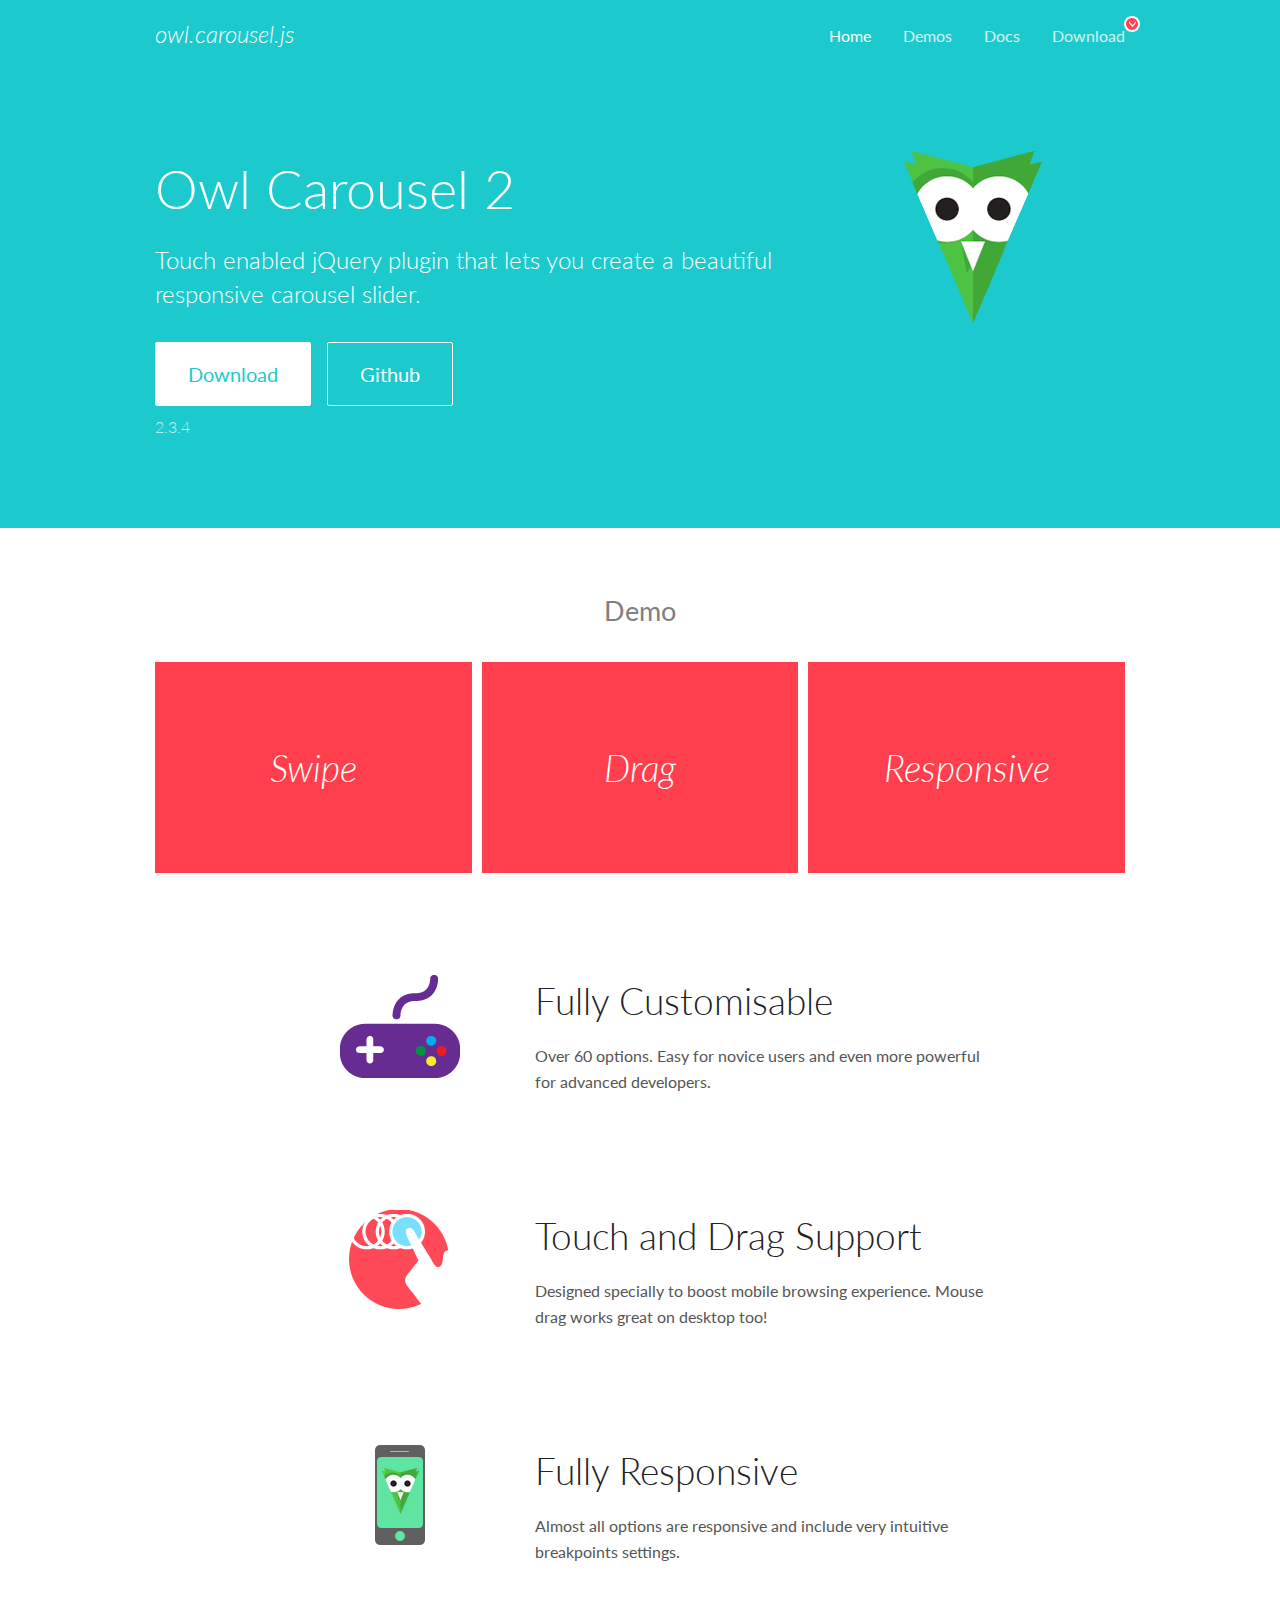
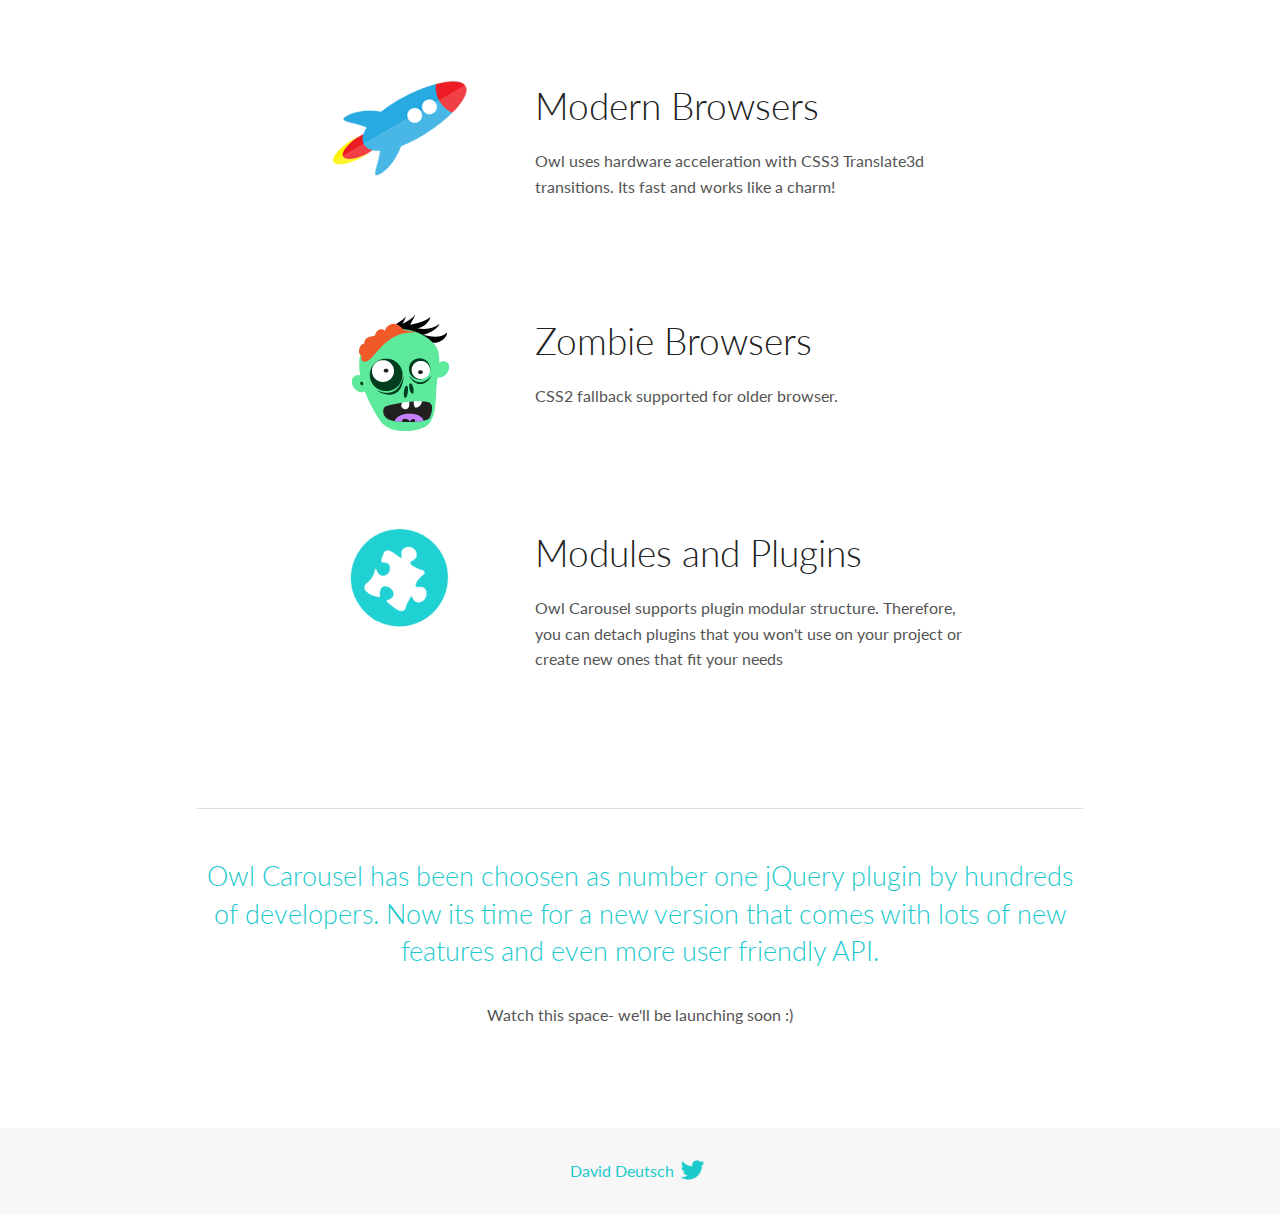
<file: carousel/lib/owlCarousel/docs/index.html>
<!DOCTYPE html>
<html lang="en">
  <head>

    <!-- head -->
    <meta charset="utf-8">
    <meta name="msapplication-tap-highlight" content="no" />
    <meta name="viewport" content="width=device-width, initial-scale=1.0" />
    <meta name="description" content="Touch enabled jQuery plugin that lets you create beautiful responsive carousel slider.">
    <meta name="author" content="David Deutsch">
    <title>
      Home | Owl Carousel | 2.3.4
    </title>

    <!-- Stylesheets -->
    <link href='https://fonts.googleapis.com/css?family=Lato:300,400,700,400italic,300italic' rel='stylesheet' type='text/css'>
    <link rel="stylesheet" href="assets/css/docs.theme.min.css">

    <!-- Owl Stylesheets -->
    <link rel="stylesheet" href="assets/owlcarousel/assets/owl.carousel.min.css">
    <link rel="stylesheet" href="assets/owlcarousel/assets/owl.theme.default.min.css">

    <!-- HTML5 shim and Respond.js IE8 support of HTML5 elements and media queries -->

    <!--[if lt IE 9]>
      <script src="https://oss.maxcdn.com/libs/html5shiv/3.7.0/html5shiv.js"></script>
      <script src="https://oss.maxcdn.com/libs/respond.js/1.3.0/respond.min.js"></script>
    <![endif]-->

    <!-- Favicons -->
    <link rel="apple-touch-icon-precomposed" sizes="144x144" href="assets/ico/apple-touch-icon-144-precomposed.png">
    <link rel="shortcut icon" href="assets/ico/favicon.png">
    <link rel="shortcut icon" href="favicon.ico">

    <!-- Yeah i know js should not be in header. Its required for demos.-->

    <!-- javascript -->
    <script src="assets/vendors/jquery.min.js"></script>
    <script src="assets/owlcarousel/owl.carousel.js"></script>
  </head>
  <body>

    <!-- header -->
    <header class="header">
      <div class="row">
        <div class="large-12 columns">
          <div class="brand left">
            <h3>
              <a href="/OwlCarousel2/">owl.carousel.js</a> 
            </h3>
          </div>
          <a id="toggle-nav" class="right">
            <span></span> <span></span> <span></span> 
          </a> 
          <div class="nav-bar">
            <ul class="clearfix">
              <li class="active">
                <a href="/OwlCarousel2/index.html">Home</a> 
              </li>
              <li> <a href="/OwlCarousel2/demos/demos.html">Demos</a>  </li>
              <li> <a href="/OwlCarousel2/docs/started-welcome.html">Docs</a>  </li>
              <li>
                <a href="https://github.com/OwlCarousel2/OwlCarousel2/archive/2.3.4.zip">Download</a> 
                <span class="download"></span> 
              </li>
            </ul>
          </div>
        </div>
      </div>
    </header>

    <!-- home panel -->
    <section id="hero">
      <div class="row">
        <div class="large-8 medium-8 columns">
          <h1>Owl Carousel 2</h1>
          <h4>Touch enabled jQuery plugin that lets you create a beautiful responsive carousel slider.</h4>
          <a href="https://github.com/OwlCarousel2/OwlCarousel2/archive/2.3.4.zip" class="hero-button">Download</a> 
          <a href="https://github.com/OwlCarousel2/OwlCarousel2" class="hero-button outline">Github</a> 
          <p>2.3.4</p>
        </div>
        <div class="large-4 medium-4 columns">
          <img class="owl-logo" src="assets/img/owl-logo.png" alt="mr. Owl">
        </div>
      </div>
    </section>

    <!-- body -->
    <div class="home-demo">
      <div class="row">
        <div class="large-12 columns">
          <h3>Demo</h3>
          <div class="owl-carousel">
            <div class="item">
              <h2>Swipe</h2>
            </div>
            <div class="item">
              <h2>Drag</h2>
            </div>
            <div class="item">
              <h2>Responsive</h2>
            </div>
            <div class="item">
              <h2>CSS3</h2>
            </div>
            <div class="item">
              <h2>Fast</h2>
            </div>
            <div class="item">
              <h2>Easy</h2>
            </div>
            <div class="item">
              <h2>Free</h2>
            </div>
            <div class="item">
              <h2>Upgradable</h2>
            </div>
            <div class="item">
              <h2>Tons of options</h2>
            </div>
            <div class="item">
              <h2>Infinity</h2>
            </div>
            <div class="item">
              <h2>Auto Width</h2>
            </div>
          </div>
        </div>
      </div>
    </div>
    <script>
      var owl = $('.owl-carousel');
      owl.owlCarousel({
        margin: 10,
        loop: true,
        responsive: {
          0: {
            items: 1
          },
          600: {
            items: 2
          },
          1000: {
            items: 3
          }
        }
      })
    </script>

    <!-- features -->
    <div id="features">
      <div class="row">
        <div class="small-12 medium-9 small-centered columns">
          <section class="row feature">
            <div class="medium-4 small-12 columns">
              <img src="assets/img/feature-options.png" alt="">
            </div>
            <div class="medium-8 small-12 columns">
              <h2>Fully Customisable</h2>
              <p>Over 60 options. Easy for novice users and even more powerful for advanced developers.</p>
            </div>
          </section>
          <section class="row feature">
            <div class="medium-4 small-12 columns">
              <img src="assets/img/feature-drag.png" alt="">
            </div>
            <div class="medium-8 small-12 columns">
              <h2>Touch and Drag Support</h2>
              <p>Designed specially to boost mobile browsing experience. Mouse drag works great on desktop too!</p>
            </div>
          </section>
          <section class="row feature">
            <div class="medium-4 small-12 columns">
              <img src="assets/img/feature-responsive.png" alt="">
            </div>
            <div class="medium-8 small-12 columns">
              <h2>Fully Responsive</h2>
              <p>Almost all options are responsive and include very intuitive breakpoints settings.</p>
            </div>
          </section>
          <section class="row feature">
            <div class="medium-4 small-12 columns">
              <img src="assets/img/feature-modern.png" alt="">
            </div>
            <div class="medium-8 small-12 columns">
              <h2>Modern Browsers</h2>
              <p>Owl uses hardware acceleration with CSS3 Translate3d transitions. Its fast and works like a charm! </p>
            </div>
          </section>
          <section class="row feature">
            <div class="medium-4 small-12 columns">
              <img src="assets/img/feature-zombie.png" alt="">
            </div>
            <div class="medium-8 small-12 columns">
              <h2>Zombie Browsers</h2>
              <p>CSS2 fallback supported for older browser.</p>
            </div>
          </section>
          <section class="row feature">
            <div class="medium-4 small-12 columns">
              <img src="assets/img/feature-module.png" alt="">
            </div>
            <div class="medium-8 small-12 columns">
              <h2>Modules and Plugins</h2>
              <p>Owl Carousel supports plugin modular structure. Therefore, you can detach plugins that you won&#x27;t use on your project or create new ones that fit your needs</p>
            </div>
          </section>
        </div>
      </div>
    </div>

    <!-- footer -->
    <section id="teaser-text">
      <div class="row">
        <div class="small-12 medium-11 small-centered columns">
          <hr>
          <h3 id="owl-carousel-has-been-choosen-as-number-one-jquery-plugin-by-hundreds-of-developers-now-its-time-for-a-new-version-that-comes-with-lots-of-new-features-and-even-more-user-friendly-api-">Owl Carousel has been choosen as number one jQuery plugin by hundreds of developers. Now its time for a new version that comes with lots of new features and even more user friendly API.</h3>
          <p>Watch this space- we&#39;ll be launching soon :)</p>
        </div>
      </div>
    </section>

    <!-- footer -->
    <footer class="footer">
      <div class="row">
        <div class="large-12 columns">
          <h5>
            <a href="/OwlCarousel2/docs/support-contact.html">David Deutsch</a> 
            <a id="custom-tweet-button" href="https://twitter.com/share?url=https://github.com/OwlCarousel2/OwlCarousel2&text=Owl Carousel - This is so awesome! " target="_blank"></a> 
          </h5>
        </div>
      </div>
    </footer>

    <!-- vendors -->
    <script src="assets/vendors/highlight.js"></script>
    <script src="assets/js/app.js"></script>
  </body>
</html>
</file>
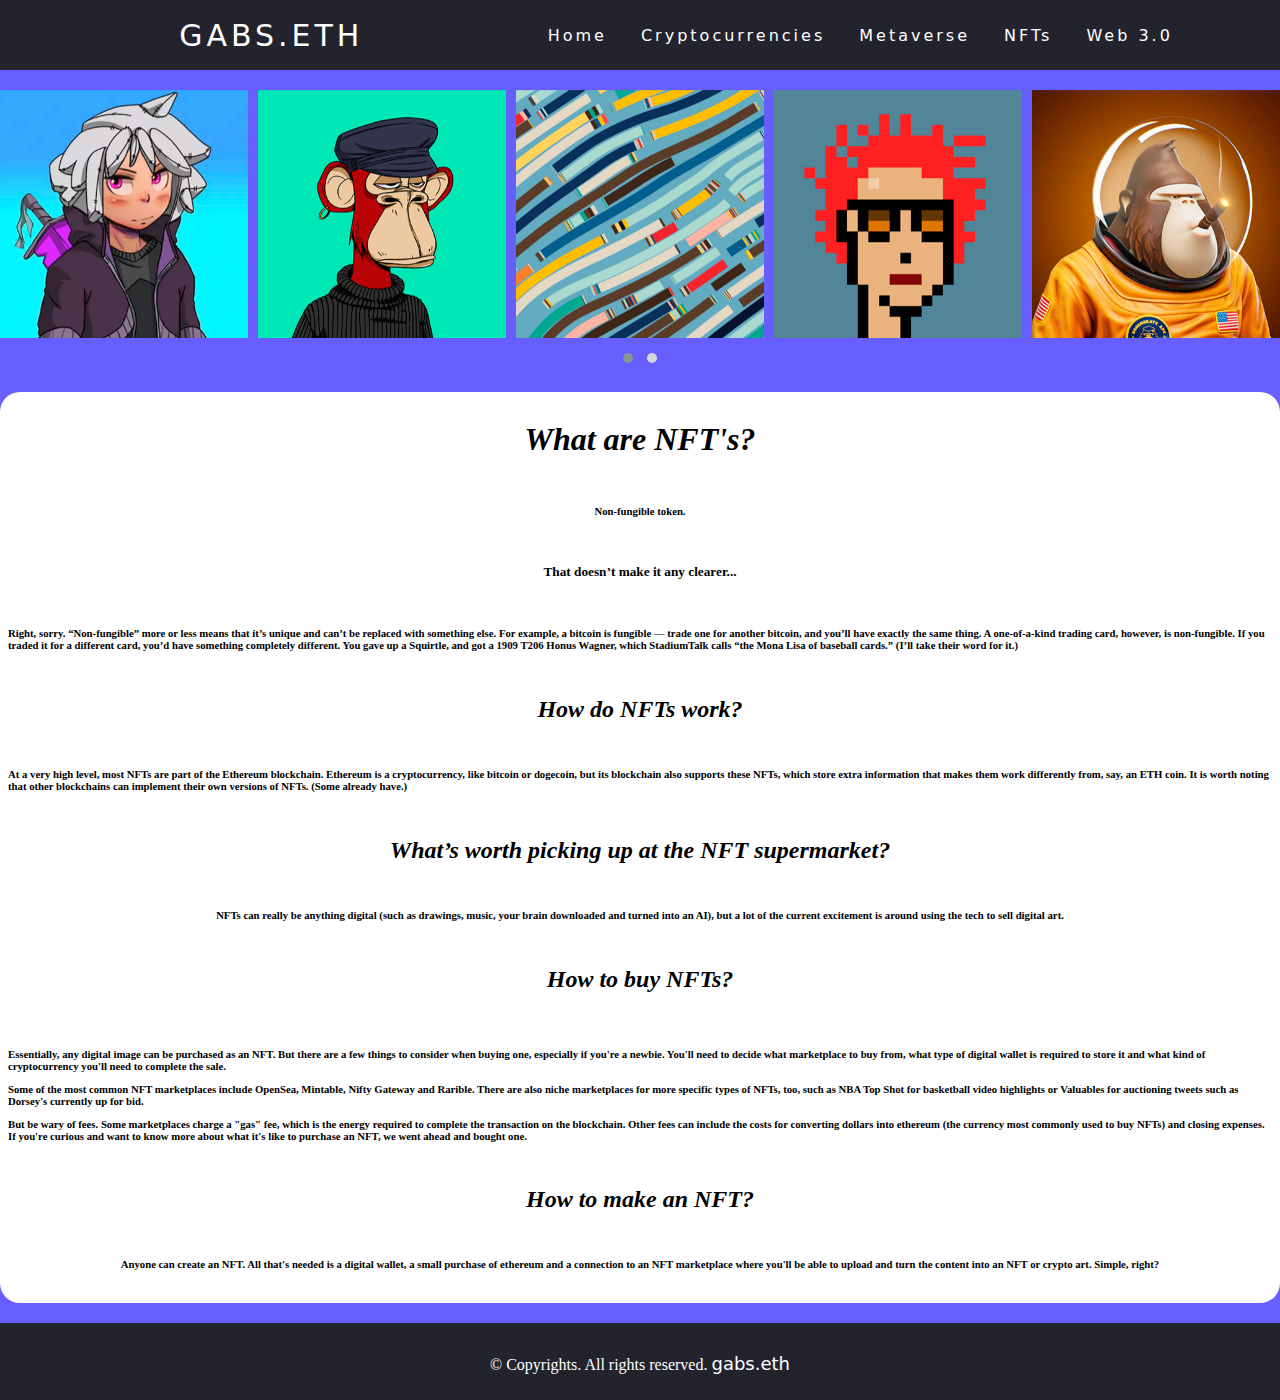
<file: html e css/nfts.html>
<!DOCTYPE html>
<html lang="pt-br">
  <head>
    <meta charset="UTF-8" />
    <meta http-equiv="X-UA-Compatible" content="IE=edge" />
    <meta name="viewport" content="width=device-width, initial-scale=1.0" />
    <title>Menu Mobile</title>
    <link href="https://cdn.jsdelivr.net/npm/bootstrap@5.1.3/dist/css/bootstrap.min.css" rel="stylesheet" integrity="sha384-1BmE4kWBq78iYhFldvKuhfTAU6auU8tT94WrHftjDbrCEXSU1oBoqyl2QvZ6jIW3" crossorigin="anonymous">
    <link rel="stylesheet" href="../carousel/lib/owlCarousel/dist/assets/owl.carousel.min.css">
    <link rel="stylesheet" href="../carousel/lib/owlCarousel/dist/assets/owl.theme.default.min.css">
    <link rel="stylesheet" href="../carousel/lib/fontawesome/css/all.css">
    <link rel="stylesheet" href="stylenft.css"/>
  </head>

  <body>
    <header id="header">
      <a id="logo" href="">GABS.ETH</a>
      <nav id="nav">
        <button
          aria-label="Abrir Menu"
          id="btn-mobile"
          aria-haspopup="true"
          aria-controls="menu"
          aria-expanded="false"
        >
          Menu
          <span id="hamburger"></span>
        </button>
        <ul id="menu" role="menu">
          <li><a href="index.html">Home</a></li>
          <li><a href="cryptoc.html">Cryptocurrencies</a></li>
          <li><a href="metac.html">Metaverse</a></li>
          <li><a href="nfts.html">NFTs</a></li>
          <li><a href="web3.html">Web 3.0</a></li>
          
        </ul>
      </nav>
    </header>
    <body>
      <style>
        body {
          background: rgb(102, 94, 255);
        }
      </style>


    <main>
      <div class="container">
          <div class="owl-carousel owl-theme">
            <div class="item"><a href="https://solanart.io/collections/aurory"><img src="../img/nft/aury.png" /></a></div>
            <div class="item"><a href="https://opensea.io/collection/boredapeyachtclub"><img src="../img/nft/bored.png" /></a></div>
            <div class="item"><a href="https://opensea.io/collection/fidenza-by-tyler-hobbs"><img src="..//img/nft/fidenza.png" /></a></div>
            <div class="item"><a href="https://opensea.io/collection/cryptopunks"><img src="../img/nft/punk.png" /></a></div>
            <div class="item"><a href="https://opensea.io/collection/bullsontheblock"><img src="../img/nft/degenape.png" /></a></div>
            <div class="item"><a href="https://solanart.io/collections/solsteads"><img src="../img/nft/bulls.png" /></a></div>
            <div class="item"><a href="https://solanart.io/collections/solsteads"><img src="../img/nft/solstead.png" /></a></div>
            <div class="item"><a href="https://solanart.io/collections/galacticgeckospacegarage"><img src="../img/nft/gecko.png" /></a></div>
          </div>
          <div class="navegacao">
            <button id="botao_anterior" class="btn btn-outline-dark"><i class="fas fa-chevron-left"></i></button>
            <button id="botao_proximo" class="btn btn-outline-dark"><i class="fas fa-chevron-right"></i></button>
          </div>

          <section class="bg">
          <h1><i>What are NFT's?</i></h1>
          <h6>Non-fungible token.</h6>
          <h5><b>That doesn’t make it any clearer...</b></h5>
          <tr></tr>
          <h6>Right, sorry. “Non-fungible” more or less means that it’s unique and can’t be replaced with something else. For example, a bitcoin is fungible — trade one for another bitcoin, and you’ll have exactly the same thing. A one-of-a-kind trading card, however, is non-fungible. If you traded it for a different card, you’d have something completely different. You gave up a Squirtle, and got a 1909 T206 Honus Wagner, which StadiumTalk calls “the Mona Lisa of baseball cards.” (I’ll take their word for it.)</h6>
          <h2><i>How do NFTs work?</i></h2>
          <h6>At a very high level, most NFTs are part of the Ethereum blockchain. Ethereum is a cryptocurrency, like bitcoin or dogecoin, but its blockchain also supports these NFTs, which store extra information that makes them work differently from, say, an ETH coin. It is worth noting that other blockchains can implement their own versions of NFTs. (Some already have.)</h6>
          <h2><i>What’s worth picking up at the NFT supermarket?</i></h2>
          <h6>NFTs can really be anything digital (such as drawings, music, your brain downloaded and turned into an AI), but a lot of the current excitement is around using the tech to sell digital art.</h6>
          <h2><i>How to buy NFTs?</i></h2>
          <h6><p>Essentially, any digital image can be purchased as an NFT. But there are a few things to consider when buying one, especially if you're a newbie. You'll need to decide what marketplace to buy from, what type of digital wallet is required to store it and what kind of cryptocurrency you'll need to complete the sale.</p>

            <p>Some of the most common NFT marketplaces include OpenSea, Mintable, Nifty Gateway and Rarible. There are also niche marketplaces for more specific types of NFTs, too, such as NBA Top Shot for basketball video highlights or Valuables for auctioning tweets such as Dorsey's currently up for bid.</p>
            
            But be wary of fees. Some marketplaces charge a "gas" fee, which is the energy required to complete the transaction on the blockchain. Other fees can include the costs for converting dollars into ethereum (the currency most commonly used to buy NFTs) and closing expenses.
            If you're curious and want to know more about what it's like to purchase an NFT, we went ahead and bought one.</h6>
        
          <h2><i>How to make an NFT?</i></h2>
          <h6>Anyone can create an NFT. All that's needed is a digital wallet, a small purchase of ethereum and a connection to an NFT marketplace where you'll be able to upload and turn the content into an NFT or crypto art. Simple, right?</h6>

        </section>

        </div>
      </div>
    </div>
    </main>

    <script src="../carousel/lib/jquery/jquery.min.js"></script>
<script src="../carousel/lib/owlCarousel/dist/owl.carousel.min.js"></script>

<script type="text/javascript">

  $(document).ready(function(){

var owl = $(".owl-carousel")

    owl.owlCarousel({
      items:6,
      loop:true,
      margin:10,  
      autoplay:true,
      autoplayTimeout:4000,
      autoplayHoverPause:true,
      slideTransition:'linear',
      
      responsive:{
        0: {
          items: 1
        },
        360:{
          items:2
        },
        1000: {
          items: 5
        }
       }
      });

      $("#botao_anterior").on('click', function(){
        owl.trigger('prev.owl.carousel');      
  });

  $("#botao_proximo").on('click', function(){
        owl.trigger('next.owl.carousel');  
      });
});

</script>

   <!-- FOOTER -->
   <footer class="rodape">
    <p class="footer"> © Copyrights. All rights reserved. <a class="logotipo">gabs.eth</a></p>
  </footer>
<script src="./menuresponsivo.js"></script>
  </body>
</html>
</file>
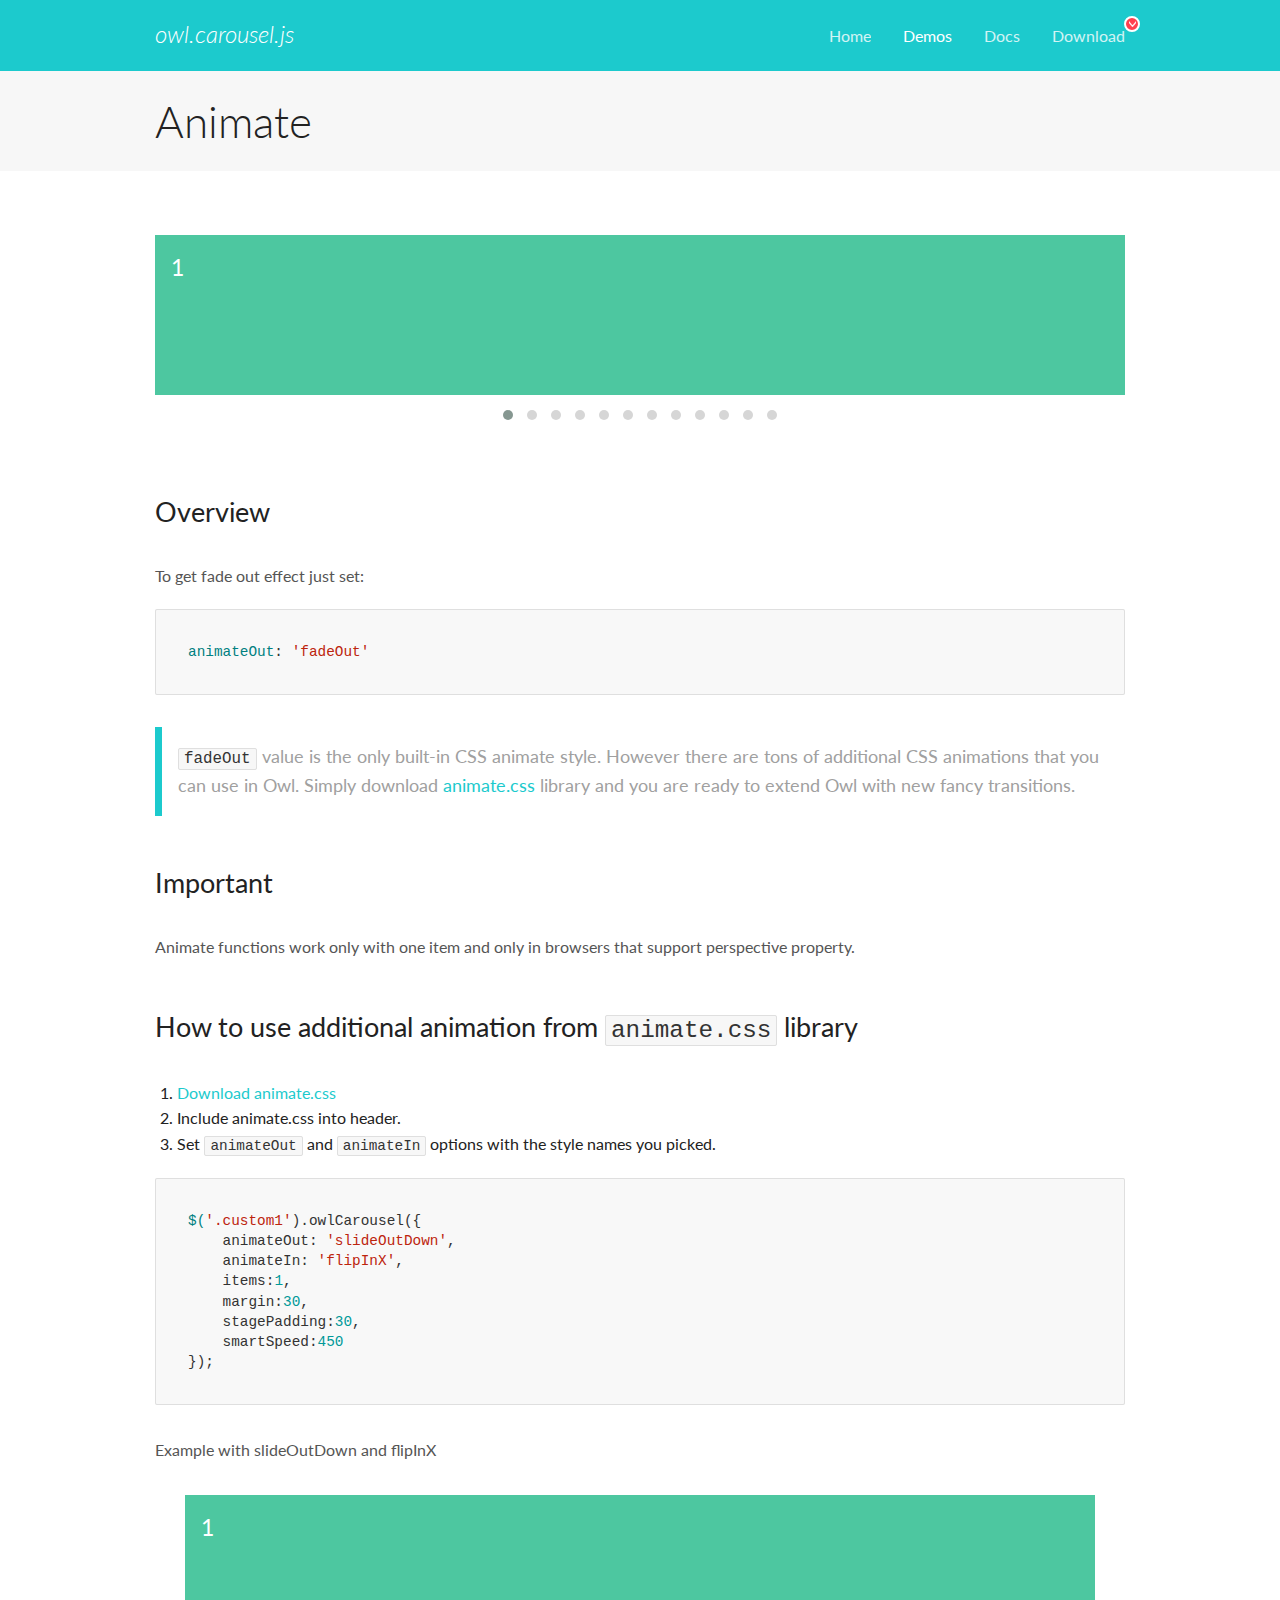
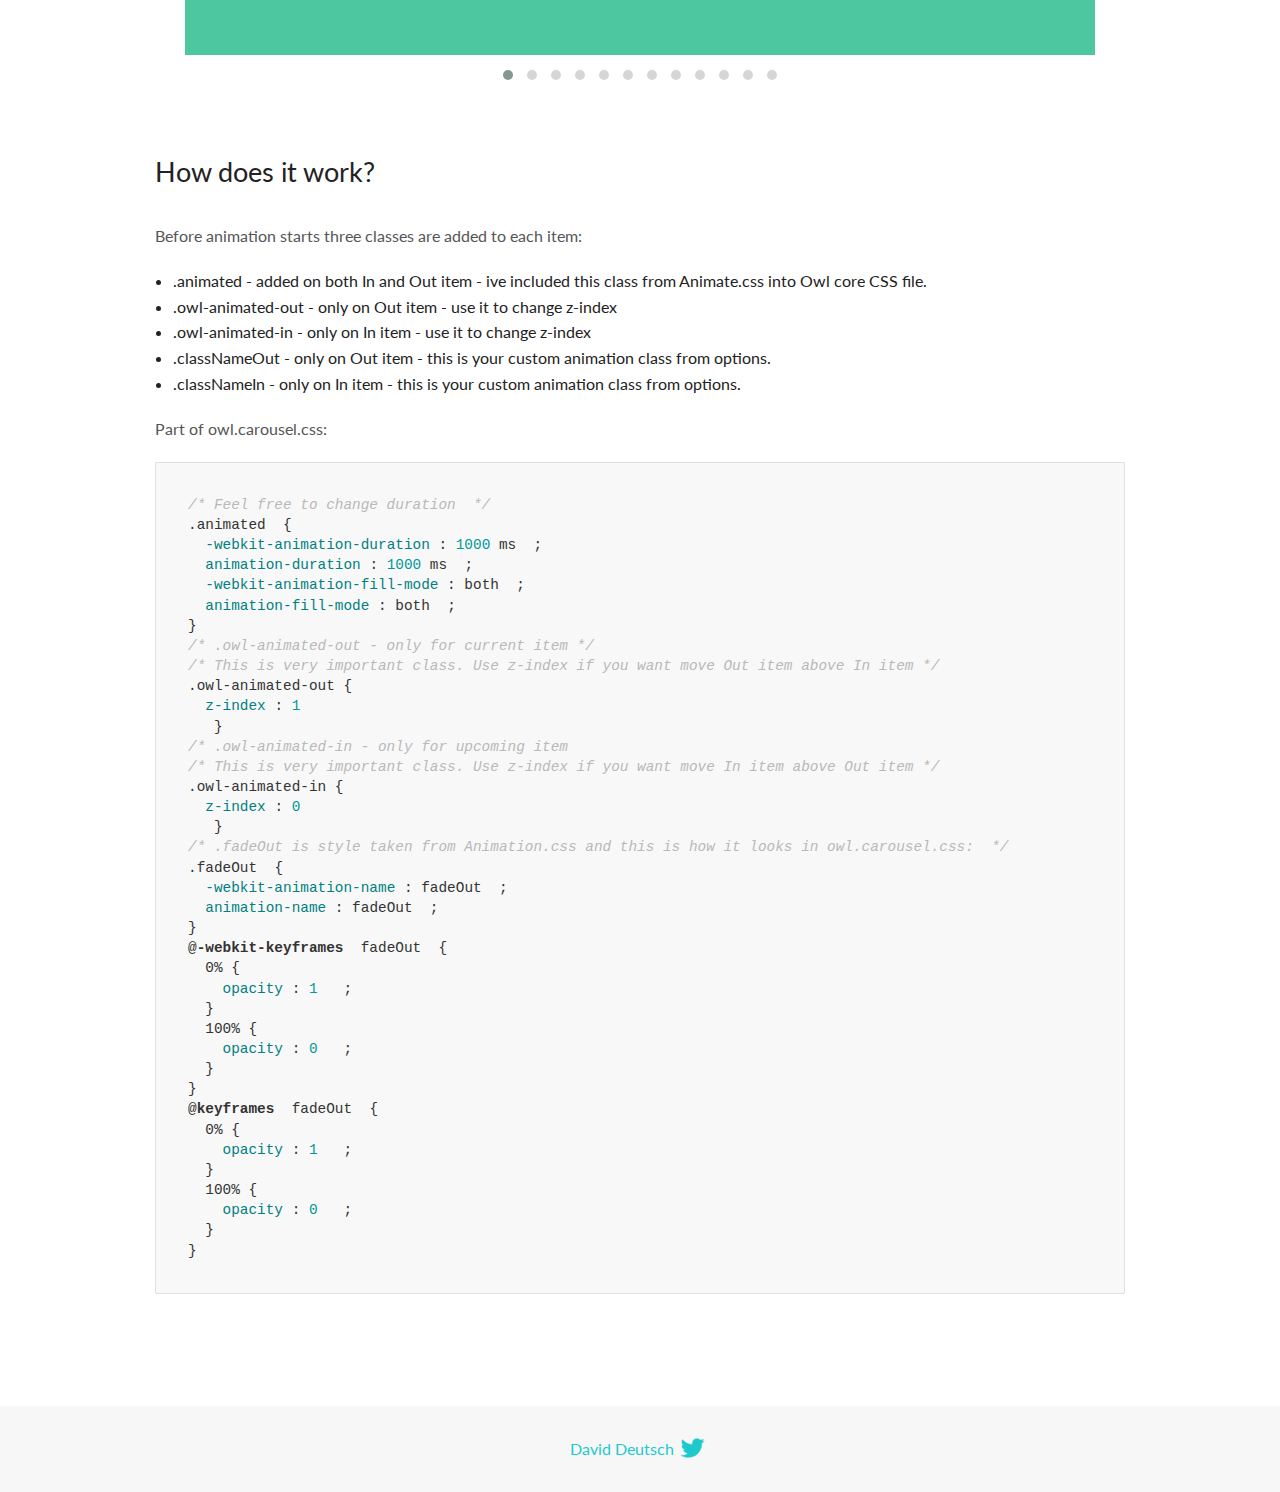
<file: carousel/lib/owlCarousel/docs/demos/animate.html>
<!DOCTYPE html>
<html lang="en">
  <head>

    <!-- head -->
    <meta charset="utf-8">
    <meta name="msapplication-tap-highlight" content="no" />
    <meta name="viewport" content="width=device-width, initial-scale=1.0" />
    <meta name="description" content="Animate carousel">
    <meta name="author" content="David Deutsch">
    <title>
      Animate Demo | Owl Carousel | 2.3.4
    </title>

    <!-- Stylesheets -->
    <link href='https://fonts.googleapis.com/css?family=Lato:300,400,700,400italic,300italic' rel='stylesheet' type='text/css'>
    <link rel="stylesheet" href="../assets/css/docs.theme.min.css">

    <!-- Owl Stylesheets -->
    <link rel="stylesheet" href="../assets/owlcarousel/assets/owl.carousel.min.css">
    <link rel="stylesheet" href="../assets/owlcarousel/assets/owl.theme.default.min.css">

    <!-- HTML5 shim and Respond.js IE8 support of HTML5 elements and media queries -->

    <!--[if lt IE 9]>
      <script src="https://oss.maxcdn.com/libs/html5shiv/3.7.0/html5shiv.js"></script>
      <script src="https://oss.maxcdn.com/libs/respond.js/1.3.0/respond.min.js"></script>
    <![endif]-->

    <!-- Favicons -->
    <link rel="apple-touch-icon-precomposed" sizes="144x144" href="../assets/ico/apple-touch-icon-144-precomposed.png">
    <link rel="shortcut icon" href="../assets/ico/favicon.png">
    <link rel="shortcut icon" href="favicon.ico">

    <!-- Yeah i know js should not be in header. Its required for demos.-->

    <!-- javascript -->
    <script src="../assets/vendors/jquery.min.js"></script>
    <script src="../assets/owlcarousel/owl.carousel.js"></script>
  </head>
  <body>

    <!-- header -->
    <header class="header">
      <div class="row">
        <div class="large-12 columns">
          <div class="brand left">
            <h3>
              <a href="/OwlCarousel2/">owl.carousel.js</a> 
            </h3>
          </div>
          <a id="toggle-nav" class="right">
            <span></span> <span></span> <span></span> 
          </a> 
          <div class="nav-bar">
            <ul class="clearfix">
              <li> <a href="/OwlCarousel2/index.html">Home</a>  </li>
              <li class="active">
                <a href="/OwlCarousel2/demos/demos.html">Demos</a> 
              </li>
              <li> <a href="/OwlCarousel2/docs/started-welcome.html">Docs</a>  </li>
              <li>
                <a href="https://github.com/OwlCarousel2/OwlCarousel2/archive/2.3.4.zip">Download</a> 
                <span class="download"></span> 
              </li>
            </ul>
          </div>
        </div>
      </div>
    </header>

    <!-- title -->
    <section class="title">
      <div class="row">
        <div class="large-12 columns">
          <h1>Animate</h1>
        </div>
      </div>
    </section>

    <!--  Demos -->
    <section id="demos">
      <div class="row">
        <div class="large-12 columns">
          <div class="fadeOut owl-carousel owl-theme">
            <div class="item">
              <h4>1</h4>
            </div>
            <div class="item">
              <h4>2</h4>
            </div>
            <div class="item">
              <h4>3</h4>
            </div>
            <div class="item">
              <h4>4</h4>
            </div>
            <div class="item">
              <h4>5</h4>
            </div>
            <div class="item">
              <h4>6</h4>
            </div>
            <div class="item">
              <h4>7</h4>
            </div>
            <div class="item">
              <h4>8</h4>
            </div>
            <div class="item">
              <h4>9</h4>
            </div>
            <div class="item">
              <h4>10</h4>
            </div>
            <div class="item">
              <h4>11</h4>
            </div>
            <div class="item">
              <h4>12</h4>
            </div>
          </div>
          <h3 id="overview">Overview</h3>
          <p>To get fade out effect just set:</p>
          <pre><code>animateOut: &#39;fadeOut&#39;</code></pre>
          <blockquote>
            <p><code>fadeOut</code> value is the only built-in CSS animate style. However there are tons of additional CSS animations that you can use in Owl. Simply download
              <a href="https://daneden.github.io/animate.css/">animate.css</a>  library and you are ready to extend Owl with new fancy transitions.</p>
          </blockquote>
          <h3 id="important">Important</h3>
          <p>Animate functions work only with one item and only in browsers that support perspective property.</p>
          <h3 id="how-to-use-additional-animation-from-animate-css-library">How to use additional animation from <code>animate.css</code> library</h3>
          <ol>
            <li> <a href="https://daneden.github.io/animate.css/">Download animate.css</a>  </li>
            <li>Include animate.css into header.</li>
            <li>Set <code>animateOut</code> and <code>animateIn</code> options with the style names you picked.</li>
          </ol>
          <pre><code>$(&#39;.custom1&#39;).owlCarousel({
    animateOut: &#39;slideOutDown&#39;,
    animateIn: &#39;flipInX&#39;,
    items:1,
    margin:30,
    stagePadding:30,
    smartSpeed:450
});</code></pre>
          <p>Example with slideOutDown and flipInX</p>
          <div class="custom1 owl-carousel owl-theme">
            <div class="item">
              <h4>1</h4>
            </div>
            <div class="item">
              <h4>2</h4>
            </div>
            <div class="item">
              <h4>3</h4>
            </div>
            <div class="item">
              <h4>4</h4>
            </div>
            <div class="item">
              <h4>5</h4>
            </div>
            <div class="item">
              <h4>6</h4>
            </div>
            <div class="item">
              <h4>7</h4>
            </div>
            <div class="item">
              <h4>8</h4>
            </div>
            <div class="item">
              <h4>9</h4>
            </div>
            <div class="item">
              <h4>10</h4>
            </div>
            <div class="item">
              <h4>11</h4>
            </div>
            <div class="item">
              <h4>12</h4>
            </div>
          </div>
          <h3 id="how-does-it-work-">How does it work?</h3>
          <p>Before animation starts three classes are added to each item:</p>
          <ul>
            <li>.animated - added on both In and Out item - ive included this class from Animate.css into Owl core CSS file.</li>
            <li>.owl-animated-out - only on Out item - use it to change z-index</li>
            <li>.owl-animated-in - only on In item - use it to change z-index</li>
            <li>.classNameOut - only on Out item - this is your custom animation class from options.</li>
            <li>.classNameIn - only on In item - this is your custom animation class from options.</li>
          </ul>
          <p>Part of owl.carousel.css:</p>
          <pre><code class="language-css"><span class="comment">/* Feel free to change duration  */</span> 
<span class="class">.animated</span>  <span class="rules">{
  <span class="rule"><span class="attribute">-webkit-animation-duration</span> :<span class="value"> <span class="number">1000</span> ms</span> </span> ;
  <span class="rule"><span class="attribute">animation-duration</span> :<span class="value"> <span class="number">1000</span> ms</span> </span> ;
  <span class="rule"><span class="attribute">-webkit-animation-fill-mode</span> :<span class="value"> both</span> </span> ;
  <span class="rule"><span class="attribute">animation-fill-mode</span> :<span class="value"> both</span> </span> ;
<span class="rule">}</span> </span> 
<span class="comment">/* .owl-animated-out - only for current item */</span> 
<span class="comment">/* This is very important class. Use z-index if you want move Out item above In item */</span> 
<span class="class">.owl-animated-out</span> <span class="rules">{
  <span class="rule"><span class="attribute">z-index</span> :<span class="value"> <span class="number">1</span> 
</span> </span> </span> }
<span class="comment">/* .owl-animated-in - only for upcoming item
/* This is very important class. Use z-index if you want move In item above Out item */</span> 
<span class="class">.owl-animated-in</span> <span class="rules">{
  <span class="rule"><span class="attribute">z-index</span> :<span class="value"> <span class="number">0</span> 
</span> </span> </span> }
<span class="comment">/* .fadeOut is style taken from Animation.css and this is how it looks in owl.carousel.css:  */</span> 
<span class="class">.fadeOut</span>  <span class="rules">{
  <span class="rule"><span class="attribute">-webkit-animation-name</span> :<span class="value"> fadeOut</span> </span> ;
  <span class="rule"><span class="attribute">animation-name</span> :<span class="value"> fadeOut</span> </span> ;
<span class="rule">}</span> </span> 
<span class="at_rule">@<span class="keyword">-webkit-keyframes</span>  fadeOut </span> {
  0% <span class="rules">{
    <span class="rule"><span class="attribute">opacity</span> :<span class="value"> <span class="number">1</span> </span> </span> ;
  <span class="rule">}</span> </span> 
  100% <span class="rules">{
    <span class="rule"><span class="attribute">opacity</span> :<span class="value"> <span class="number">0</span> </span> </span> ;
  <span class="rule">}</span> </span> 
}
<span class="at_rule">@<span class="keyword">keyframes</span>  fadeOut </span> {
  0% <span class="rules">{
    <span class="rule"><span class="attribute">opacity</span> :<span class="value"> <span class="number">1</span> </span> </span> ;
  <span class="rule">}</span> </span> 
  100% <span class="rules">{
    <span class="rule"><span class="attribute">opacity</span> :<span class="value"> <span class="number">0</span> </span> </span> ;
  <span class="rule">}</span> </span> 
}</code></pre>
          <link rel="stylesheet" href="../assets/css/animate.css">
          <script>
            jQuery(document).ready(function($) {
              $('.fadeOut').owlCarousel({
                items: 1,
                animateOut: 'fadeOut',
                loop: true,
                margin: 10,
              });
              $('.custom1').owlCarousel({
                animateOut: 'slideOutDown',
                animateIn: 'flipInX',
                items: 1,
                margin: 30,
                stagePadding: 30,
                smartSpeed: 450
              });
            });
          </script>
        </div>
      </div>
    </section>

    <!-- footer -->
    <footer class="footer">
      <div class="row">
        <div class="large-12 columns">
          <h5>
            <a href="/OwlCarousel2/docs/support-contact.html">David Deutsch</a> 
            <a id="custom-tweet-button" href="https://twitter.com/share?url=https://github.com/OwlCarousel2/OwlCarousel2&text=Owl Carousel - This is so awesome! " target="_blank"></a> 
          </h5>
        </div>
      </div>
    </footer>

    <!-- vendors -->
    <script src="../assets/vendors/highlight.js"></script>
    <script src="../assets/js/app.js"></script>
  </body>
</html>
</file>
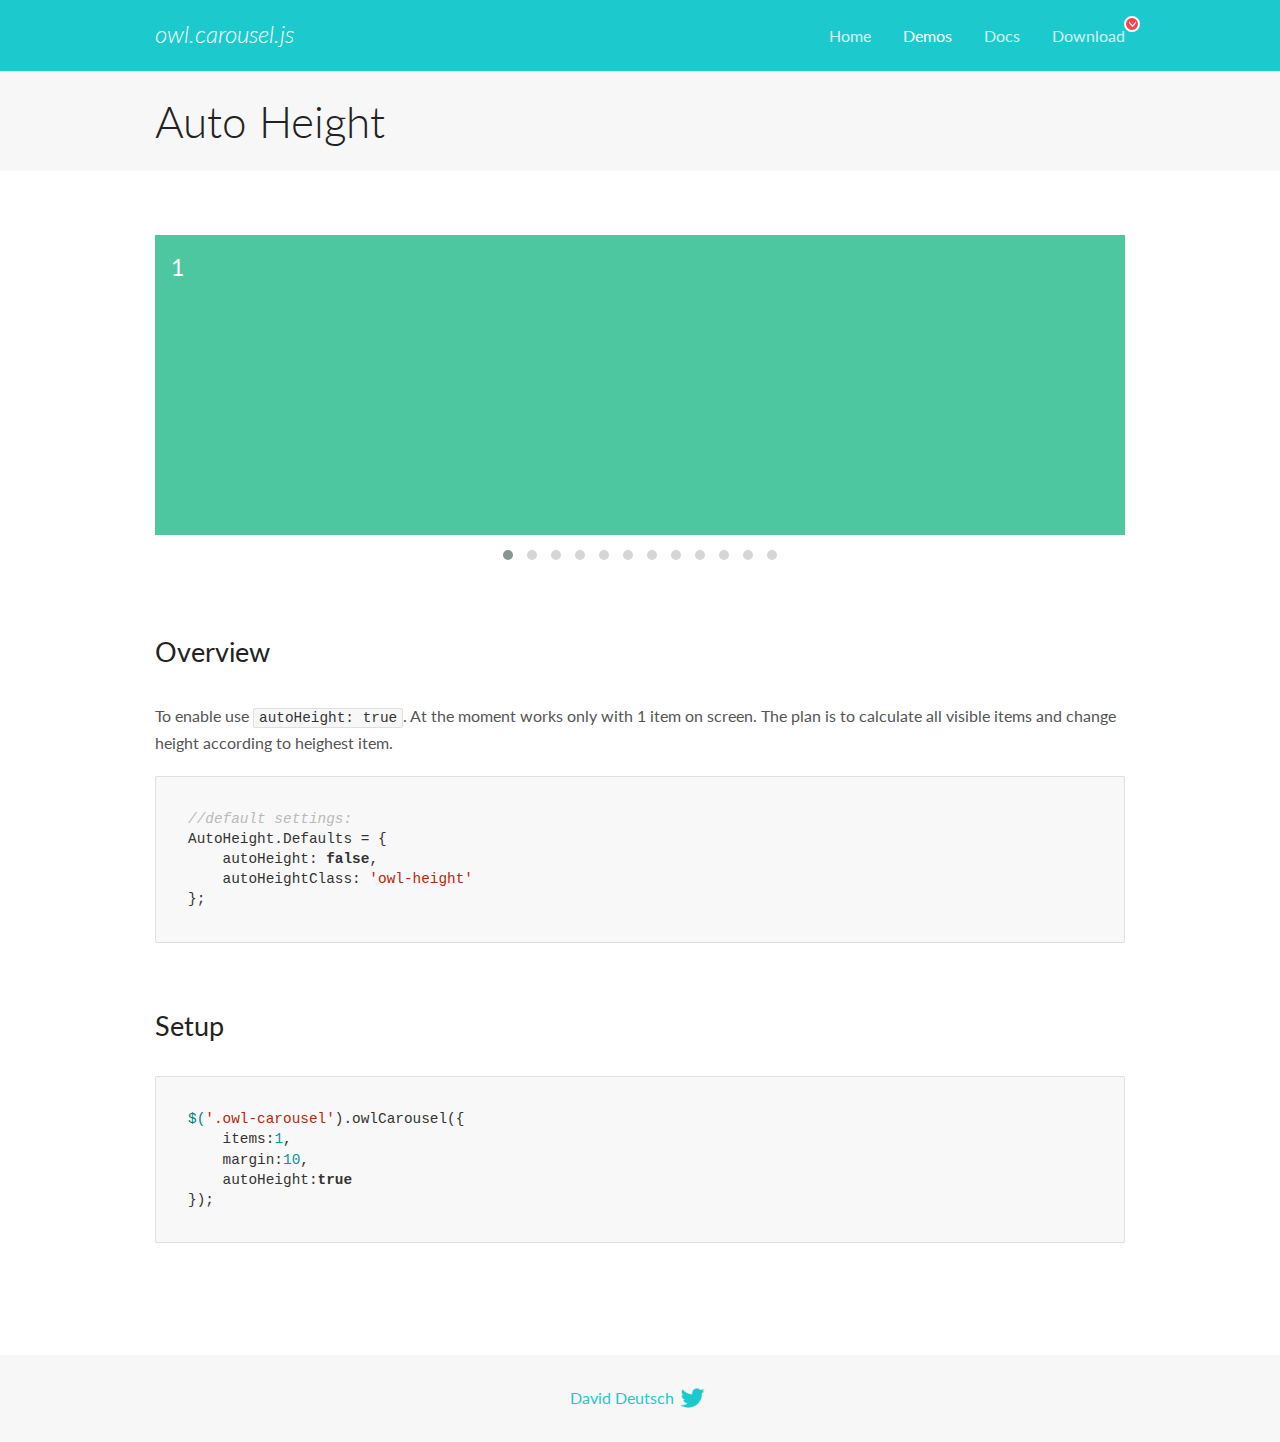
<file: carousel/lib/owlCarousel/docs/demos/autoheight.html>
<!DOCTYPE html>
<html lang="en">
  <head>

    <!-- head -->
    <meta charset="utf-8">
    <meta name="msapplication-tap-highlight" content="no" />
    <meta name="viewport" content="width=device-width, initial-scale=1.0" />
    <meta name="description" content="autoHeight usage demo">
    <meta name="author" content="David Deutsch">
    <title>
      Auto Height Demo | Owl Carousel | 2.3.4
    </title>

    <!-- Stylesheets -->
    <link href='https://fonts.googleapis.com/css?family=Lato:300,400,700,400italic,300italic' rel='stylesheet' type='text/css'>
    <link rel="stylesheet" href="../assets/css/docs.theme.min.css">

    <!-- Owl Stylesheets -->
    <link rel="stylesheet" href="../assets/owlcarousel/assets/owl.carousel.min.css">
    <link rel="stylesheet" href="../assets/owlcarousel/assets/owl.theme.default.min.css">

    <!-- HTML5 shim and Respond.js IE8 support of HTML5 elements and media queries -->

    <!--[if lt IE 9]>
      <script src="https://oss.maxcdn.com/libs/html5shiv/3.7.0/html5shiv.js"></script>
      <script src="https://oss.maxcdn.com/libs/respond.js/1.3.0/respond.min.js"></script>
    <![endif]-->

    <!-- Favicons -->
    <link rel="apple-touch-icon-precomposed" sizes="144x144" href="../assets/ico/apple-touch-icon-144-precomposed.png">
    <link rel="shortcut icon" href="../assets/ico/favicon.png">
    <link rel="shortcut icon" href="favicon.ico">

    <!-- Yeah i know js should not be in header. Its required for demos.-->

    <!-- javascript -->
    <script src="../assets/vendors/jquery.min.js"></script>
    <script src="../assets/owlcarousel/owl.carousel.js"></script>
  </head>
  <body>

    <!-- header -->
    <header class="header">
      <div class="row">
        <div class="large-12 columns">
          <div class="brand left">
            <h3>
              <a href="/OwlCarousel2/">owl.carousel.js</a> 
            </h3>
          </div>
          <a id="toggle-nav" class="right">
            <span></span> <span></span> <span></span> 
          </a> 
          <div class="nav-bar">
            <ul class="clearfix">
              <li> <a href="/OwlCarousel2/index.html">Home</a>  </li>
              <li class="active">
                <a href="/OwlCarousel2/demos/demos.html">Demos</a> 
              </li>
              <li> <a href="/OwlCarousel2/docs/started-welcome.html">Docs</a>  </li>
              <li>
                <a href="https://github.com/OwlCarousel2/OwlCarousel2/archive/2.3.4.zip">Download</a> 
                <span class="download"></span> 
              </li>
            </ul>
          </div>
        </div>
      </div>
    </header>

    <!-- title -->
    <section class="title">
      <div class="row">
        <div class="large-12 columns">
          <h1>Auto Height</h1>
        </div>
      </div>
    </section>

    <!--  Demos -->
    <section id="demos">
      <div class="row">
        <div class="large-12 columns">
          <div class="owl-carousel owl-theme">
            <div class="item" style="height:300px">
              <h4>1</h4>
            </div>
            <div class="item" style="height:100px">
              <h4>2</h4>
            </div>
            <div class="item" style="height:500px">
              <h4>3</h4>
            </div>
            <div class="item" style="height:250px">
              <h4>4</h4>
            </div>
            <div class="item" style="height:400px">
              <h4>5</h4>
            </div>
            <div class="item" style="height:500px">
              <h4>6</h4>
            </div>
            <div class="item" style="height:600px">
              <h4>7</h4>
            </div>
            <div class="item" style="height:400px">
              <h4>8</h4>
            </div>
            <div class="item" style="height:300px">
              <h4>9</h4>
            </div>
            <div class="item" style="height:350px">
              <h4>10</h4>
            </div>
            <div class="item" style="height:200px">
              <h4>11</h4>
            </div>
            <div class="item" style="height:150px">
              <h4>12</h4>
            </div>
          </div>
          <h3 id="overview">Overview</h3>
          <p>To enable use <code>autoHeight: true</code>. At the moment works only with 1 item on screen. The plan is to calculate all visible items and change height according to heighest item.</p>
          <pre><code>//default settings:
AutoHeight.Defaults = {
    autoHeight: false,
    autoHeightClass: &#39;owl-height&#39;
};</code></pre>
          <h3 id="setup">Setup</h3>
          <pre><code>$(&#39;.owl-carousel&#39;).owlCarousel({
    items:1,
    margin:10,
    autoHeight:true
});</code></pre>
          <script>
            $(document).ready(function() {
              $('.owl-carousel').owlCarousel({
                items: 1,
                margin: 10,
                autoHeight: true
              });
            })
          </script>
        </div>
      </div>
    </section>

    <!-- footer -->
    <footer class="footer">
      <div class="row">
        <div class="large-12 columns">
          <h5>
            <a href="/OwlCarousel2/docs/support-contact.html">David Deutsch</a> 
            <a id="custom-tweet-button" href="https://twitter.com/share?url=https://github.com/OwlCarousel2/OwlCarousel2&text=Owl Carousel - This is so awesome! " target="_blank"></a> 
          </h5>
        </div>
      </div>
    </footer>

    <!-- vendors -->
    <script src="../assets/vendors/highlight.js"></script>
    <script src="../assets/js/app.js"></script>
  </body>
</html>
</file>
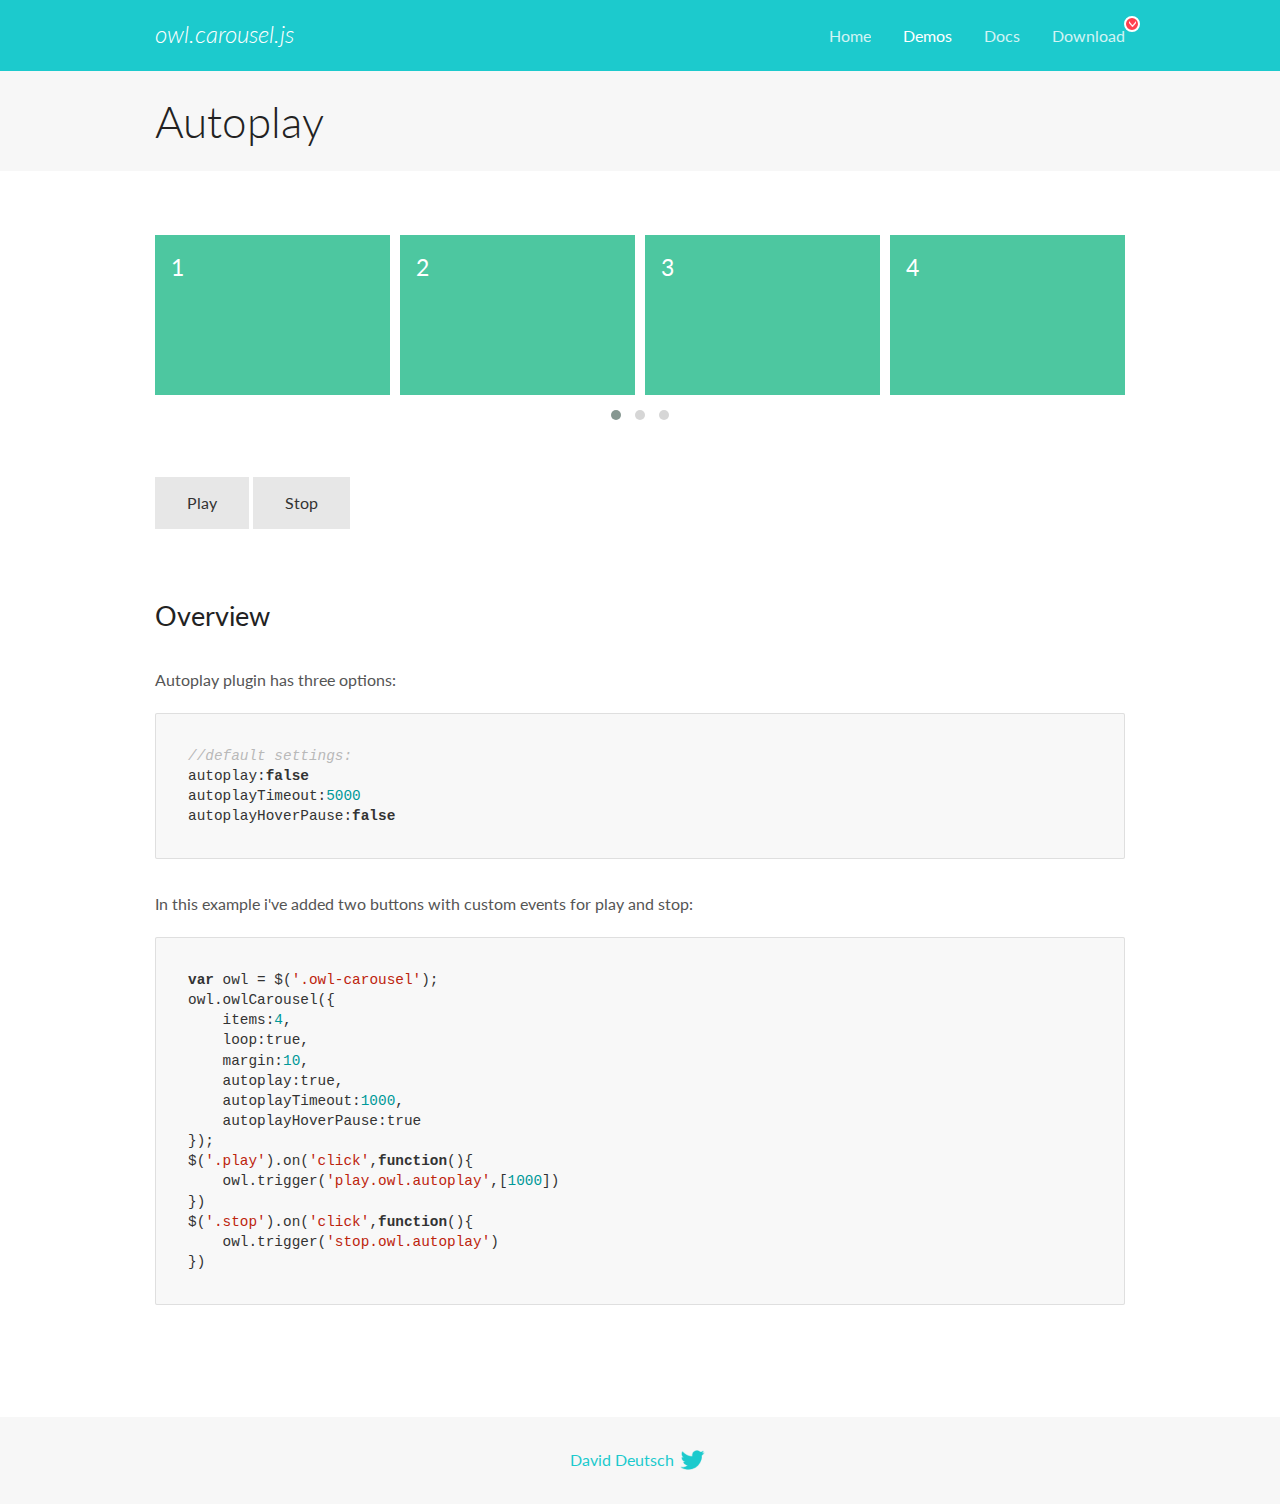
<file: carousel/lib/owlCarousel/docs/demos/autoplay.html>
<!DOCTYPE html>
<html lang="en">
  <head>

    <!-- head -->
    <meta charset="utf-8">
    <meta name="msapplication-tap-highlight" content="no" />
    <meta name="viewport" content="width=device-width, initial-scale=1.0" />
    <meta name="description" content="Autoplay usage demo">
    <meta name="author" content="David Deutsch">
    <title>
      Autoplay Demo | Owl Carousel | 2.3.4
    </title>

    <!-- Stylesheets -->
    <link href='https://fonts.googleapis.com/css?family=Lato:300,400,700,400italic,300italic' rel='stylesheet' type='text/css'>
    <link rel="stylesheet" href="../assets/css/docs.theme.min.css">

    <!-- Owl Stylesheets -->
    <link rel="stylesheet" href="../assets/owlcarousel/assets/owl.carousel.min.css">
    <link rel="stylesheet" href="../assets/owlcarousel/assets/owl.theme.default.min.css">

    <!-- HTML5 shim and Respond.js IE8 support of HTML5 elements and media queries -->

    <!--[if lt IE 9]>
      <script src="https://oss.maxcdn.com/libs/html5shiv/3.7.0/html5shiv.js"></script>
      <script src="https://oss.maxcdn.com/libs/respond.js/1.3.0/respond.min.js"></script>
    <![endif]-->

    <!-- Favicons -->
    <link rel="apple-touch-icon-precomposed" sizes="144x144" href="../assets/ico/apple-touch-icon-144-precomposed.png">
    <link rel="shortcut icon" href="../assets/ico/favicon.png">
    <link rel="shortcut icon" href="favicon.ico">

    <!-- Yeah i know js should not be in header. Its required for demos.-->

    <!-- javascript -->
    <script src="../assets/vendors/jquery.min.js"></script>
    <script src="../assets/owlcarousel/owl.carousel.js"></script>
  </head>
  <body>

    <!-- header -->
    <header class="header">
      <div class="row">
        <div class="large-12 columns">
          <div class="brand left">
            <h3>
              <a href="/OwlCarousel2/">owl.carousel.js</a> 
            </h3>
          </div>
          <a id="toggle-nav" class="right">
            <span></span> <span></span> <span></span> 
          </a> 
          <div class="nav-bar">
            <ul class="clearfix">
              <li> <a href="/OwlCarousel2/index.html">Home</a>  </li>
              <li class="active">
                <a href="/OwlCarousel2/demos/demos.html">Demos</a> 
              </li>
              <li> <a href="/OwlCarousel2/docs/started-welcome.html">Docs</a>  </li>
              <li>
                <a href="https://github.com/OwlCarousel2/OwlCarousel2/archive/2.3.4.zip">Download</a> 
                <span class="download"></span> 
              </li>
            </ul>
          </div>
        </div>
      </div>
    </header>

    <!-- title -->
    <section class="title">
      <div class="row">
        <div class="large-12 columns">
          <h1>Autoplay</h1>
        </div>
      </div>
    </section>

    <!--  Demos -->
    <section id="demos">
      <div class="row">
        <div class="large-12 columns">
          <div class="owl-carousel owl-theme">
            <div class="item">
              <h4>1</h4>
            </div>
            <div class="item">
              <h4>2</h4>
            </div>
            <div class="item">
              <h4>3</h4>
            </div>
            <div class="item">
              <h4>4</h4>
            </div>
            <div class="item">
              <h4>5</h4>
            </div>
            <div class="item">
              <h4>6</h4>
            </div>
            <div class="item">
              <h4>7</h4>
            </div>
            <div class="item">
              <h4>8</h4>
            </div>
            <div class="item">
              <h4>9</h4>
            </div>
            <div class="item">
              <h4>10</h4>
            </div>
            <div class="item">
              <h4>11</h4>
            </div>
            <div class="item">
              <h4>12</h4>
            </div>
          </div>
          <a class="button secondary play">Play</a> 
          <a class="button secondary stop">Stop</a> 
          <h3 id="overview">Overview</h3>
          <p>Autoplay plugin has three options:</p>
          <pre><code>//default settings:
autoplay:false
autoplayTimeout:5000
autoplayHoverPause:false</code></pre>
          <p>In this example i&#39;ve added two buttons with custom events for play and stop:</p>
          <pre><code>var owl = $(&#39;.owl-carousel&#39;);
owl.owlCarousel({
    items:4,
    loop:true,
    margin:10,
    autoplay:true,
    autoplayTimeout:1000,
    autoplayHoverPause:true
});
$(&#39;.play&#39;).on(&#39;click&#39;,function(){
    owl.trigger(&#39;play.owl.autoplay&#39;,[1000])
})
$(&#39;.stop&#39;).on(&#39;click&#39;,function(){
    owl.trigger(&#39;stop.owl.autoplay&#39;)
})</code></pre>
          <script>
            $(document).ready(function() {
              var owl = $('.owl-carousel');
              owl.owlCarousel({
                items: 4,
                loop: true,
                margin: 10,
                autoplay: true,
                autoplayTimeout: 1000,
                autoplayHoverPause: true
              });
              $('.play').on('click', function() {
                owl.trigger('play.owl.autoplay', [1000])
              })
              $('.stop').on('click', function() {
                owl.trigger('stop.owl.autoplay')
              })
            })
          </script>
        </div>
      </div>
    </section>

    <!-- footer -->
    <footer class="footer">
      <div class="row">
        <div class="large-12 columns">
          <h5>
            <a href="/OwlCarousel2/docs/support-contact.html">David Deutsch</a> 
            <a id="custom-tweet-button" href="https://twitter.com/share?url=https://github.com/OwlCarousel2/OwlCarousel2&text=Owl Carousel - This is so awesome! " target="_blank"></a> 
          </h5>
        </div>
      </div>
    </footer>

    <!-- vendors -->
    <script src="../assets/vendors/highlight.js"></script>
    <script src="../assets/js/app.js"></script>
  </body>
</html>
</file>
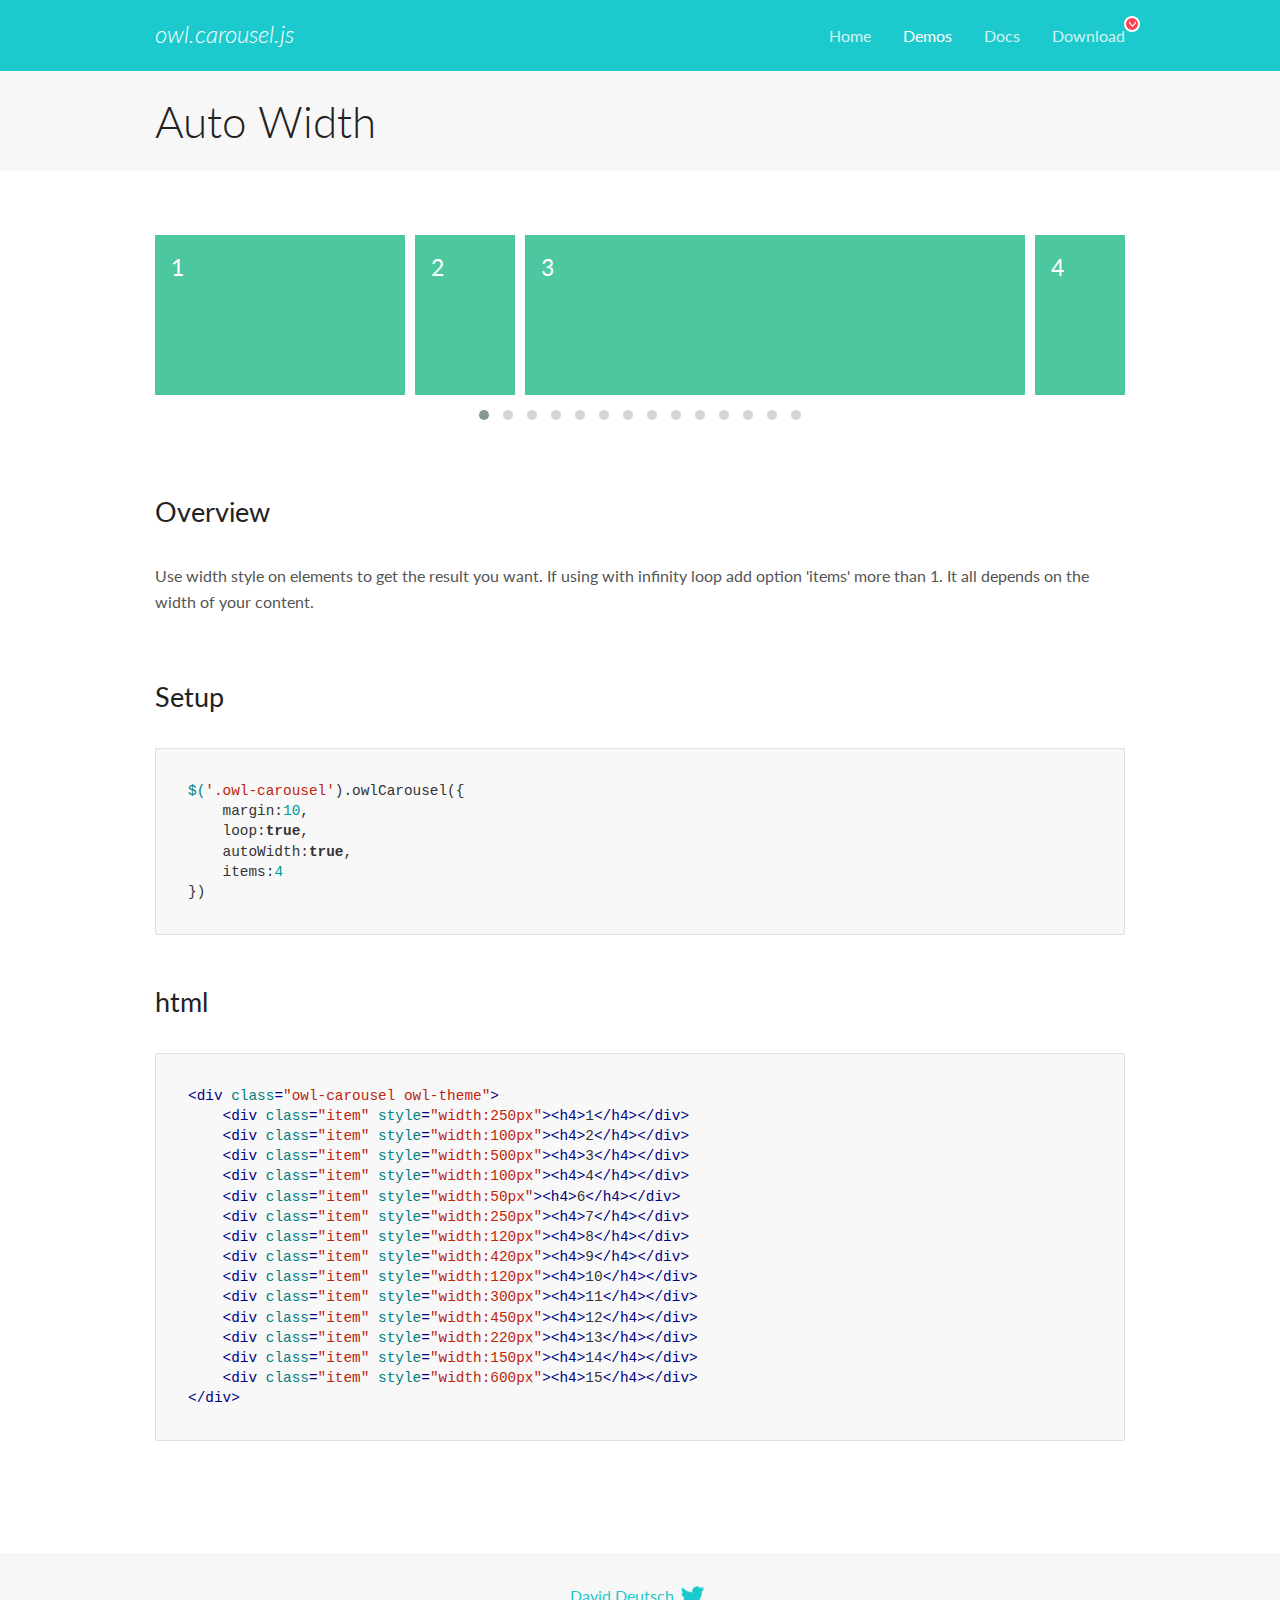
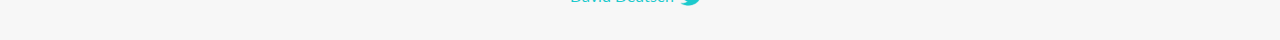
<file: carousel/lib/owlCarousel/docs/demos/autowidth.html>
<!DOCTYPE html>
<html lang="en">
  <head>

    <!-- head -->
    <meta charset="utf-8">
    <meta name="msapplication-tap-highlight" content="no" />
    <meta name="viewport" content="width=device-width, initial-scale=1.0" />
    <meta name="description" content="Auto Width">
    <meta name="author" content="David Deutsch">
    <title>
      Auto Width Demo | Owl Carousel | 2.3.4
    </title>

    <!-- Stylesheets -->
    <link href='https://fonts.googleapis.com/css?family=Lato:300,400,700,400italic,300italic' rel='stylesheet' type='text/css'>
    <link rel="stylesheet" href="../assets/css/docs.theme.min.css">

    <!-- Owl Stylesheets -->
    <link rel="stylesheet" href="../assets/owlcarousel/assets/owl.carousel.min.css">
    <link rel="stylesheet" href="../assets/owlcarousel/assets/owl.theme.default.min.css">

    <!-- HTML5 shim and Respond.js IE8 support of HTML5 elements and media queries -->

    <!--[if lt IE 9]>
      <script src="https://oss.maxcdn.com/libs/html5shiv/3.7.0/html5shiv.js"></script>
      <script src="https://oss.maxcdn.com/libs/respond.js/1.3.0/respond.min.js"></script>
    <![endif]-->

    <!-- Favicons -->
    <link rel="apple-touch-icon-precomposed" sizes="144x144" href="../assets/ico/apple-touch-icon-144-precomposed.png">
    <link rel="shortcut icon" href="../assets/ico/favicon.png">
    <link rel="shortcut icon" href="favicon.ico">

    <!-- Yeah i know js should not be in header. Its required for demos.-->

    <!-- javascript -->
    <script src="../assets/vendors/jquery.min.js"></script>
    <script src="../assets/owlcarousel/owl.carousel.js"></script>
  </head>
  <body>

    <!-- header -->
    <header class="header">
      <div class="row">
        <div class="large-12 columns">
          <div class="brand left">
            <h3>
              <a href="/OwlCarousel2/">owl.carousel.js</a> 
            </h3>
          </div>
          <a id="toggle-nav" class="right">
            <span></span> <span></span> <span></span> 
          </a> 
          <div class="nav-bar">
            <ul class="clearfix">
              <li> <a href="/OwlCarousel2/index.html">Home</a>  </li>
              <li class="active">
                <a href="/OwlCarousel2/demos/demos.html">Demos</a> 
              </li>
              <li> <a href="/OwlCarousel2/docs/started-welcome.html">Docs</a>  </li>
              <li>
                <a href="https://github.com/OwlCarousel2/OwlCarousel2/archive/2.3.4.zip">Download</a> 
                <span class="download"></span> 
              </li>
            </ul>
          </div>
        </div>
      </div>
    </header>

    <!-- title -->
    <section class="title">
      <div class="row">
        <div class="large-12 columns">
          <h1>Auto Width</h1>
        </div>
      </div>
    </section>

    <!--  Demos -->
    <section id="demos">
      <div class="row">
        <div class="large-12 columns">
          <div class="owl-carousel owl-theme">
            <div class="item" style="width:250px">
              <h4>1</h4>
            </div>
            <div class="item" style="width:100px">
              <h4>2</h4>
            </div>
            <div class="item" style="width:500px">
              <h4>3</h4>
            </div>
            <div class="item" style="width:100px">
              <h4>4</h4>
            </div>
            <div class="item" style="width:50px">
              <h4>6</h4>
            </div>
            <div class="item" style="width:250px">
              <h4>7</h4>
            </div>
            <div class="item" style="width:120px">
              <h4>8</h4>
            </div>
            <div class="item" style="width:420px">
              <h4>9</h4>
            </div>
            <div class="item" style="width:120px">
              <h4>10</h4>
            </div>
            <div class="item" style="width:300px">
              <h4>11</h4>
            </div>
            <div class="item" style="width:450px">
              <h4>12</h4>
            </div>
            <div class="item" style="width:220px">
              <h4>13</h4>
            </div>
            <div class="item" style="width:150px">
              <h4>14</h4>
            </div>
            <div class="item" style="width:600px">
              <h4>15</h4>
            </div>
          </div>
          <h3 id="overview">Overview</h3>
          <p>Use width style on elements to get the result you want. If using with infinity loop add option &#39;items&#39; more than 1. It all depends on the width of your content.</p>
          <h3 id="setup">Setup</h3>
          <pre><code>$(&#39;.owl-carousel&#39;).owlCarousel({
    margin:10,
    loop:true,
    autoWidth:true,
    items:4
})</code></pre>
          <h3 id="html">html</h3>
          <pre><code>&lt;div class=&quot;owl-carousel owl-theme&quot;&gt;
    &lt;div class=&quot;item&quot; style=&quot;width:250px&quot;&gt;&lt;h4&gt;1&lt;/h4&gt;&lt;/div&gt;
    &lt;div class=&quot;item&quot; style=&quot;width:100px&quot;&gt;&lt;h4&gt;2&lt;/h4&gt;&lt;/div&gt;
    &lt;div class=&quot;item&quot; style=&quot;width:500px&quot;&gt;&lt;h4&gt;3&lt;/h4&gt;&lt;/div&gt;
    &lt;div class=&quot;item&quot; style=&quot;width:100px&quot;&gt;&lt;h4&gt;4&lt;/h4&gt;&lt;/div&gt;
    &lt;div class=&quot;item&quot; style=&quot;width:50px&quot;&gt;&lt;h4&gt;6&lt;/h4&gt;&lt;/div&gt;
    &lt;div class=&quot;item&quot; style=&quot;width:250px&quot;&gt;&lt;h4&gt;7&lt;/h4&gt;&lt;/div&gt;
    &lt;div class=&quot;item&quot; style=&quot;width:120px&quot;&gt;&lt;h4&gt;8&lt;/h4&gt;&lt;/div&gt;
    &lt;div class=&quot;item&quot; style=&quot;width:420px&quot;&gt;&lt;h4&gt;9&lt;/h4&gt;&lt;/div&gt;
    &lt;div class=&quot;item&quot; style=&quot;width:120px&quot;&gt;&lt;h4&gt;10&lt;/h4&gt;&lt;/div&gt;
    &lt;div class=&quot;item&quot; style=&quot;width:300px&quot;&gt;&lt;h4&gt;11&lt;/h4&gt;&lt;/div&gt;
    &lt;div class=&quot;item&quot; style=&quot;width:450px&quot;&gt;&lt;h4&gt;12&lt;/h4&gt;&lt;/div&gt;
    &lt;div class=&quot;item&quot; style=&quot;width:220px&quot;&gt;&lt;h4&gt;13&lt;/h4&gt;&lt;/div&gt;
    &lt;div class=&quot;item&quot; style=&quot;width:150px&quot;&gt;&lt;h4&gt;14&lt;/h4&gt;&lt;/div&gt;
    &lt;div class=&quot;item&quot; style=&quot;width:600px&quot;&gt;&lt;h4&gt;15&lt;/h4&gt;&lt;/div&gt;
&lt;/div&gt;</code></pre>
          <script>
            $(document).ready(function() {
              $('.owl-carousel').owlCarousel({
                margin: 10,
                loop: true,
                autoWidth: true,
                items: 4
              })
            })
          </script>
        </div>
      </div>
    </section>

    <!-- footer -->
    <footer class="footer">
      <div class="row">
        <div class="large-12 columns">
          <h5>
            <a href="/OwlCarousel2/docs/support-contact.html">David Deutsch</a> 
            <a id="custom-tweet-button" href="https://twitter.com/share?url=https://github.com/OwlCarousel2/OwlCarousel2&text=Owl Carousel - This is so awesome! " target="_blank"></a> 
          </h5>
        </div>
      </div>
    </footer>

    <!-- vendors -->
    <script src="../assets/vendors/highlight.js"></script>
    <script src="../assets/js/app.js"></script>
  </body>
</html>
</file>
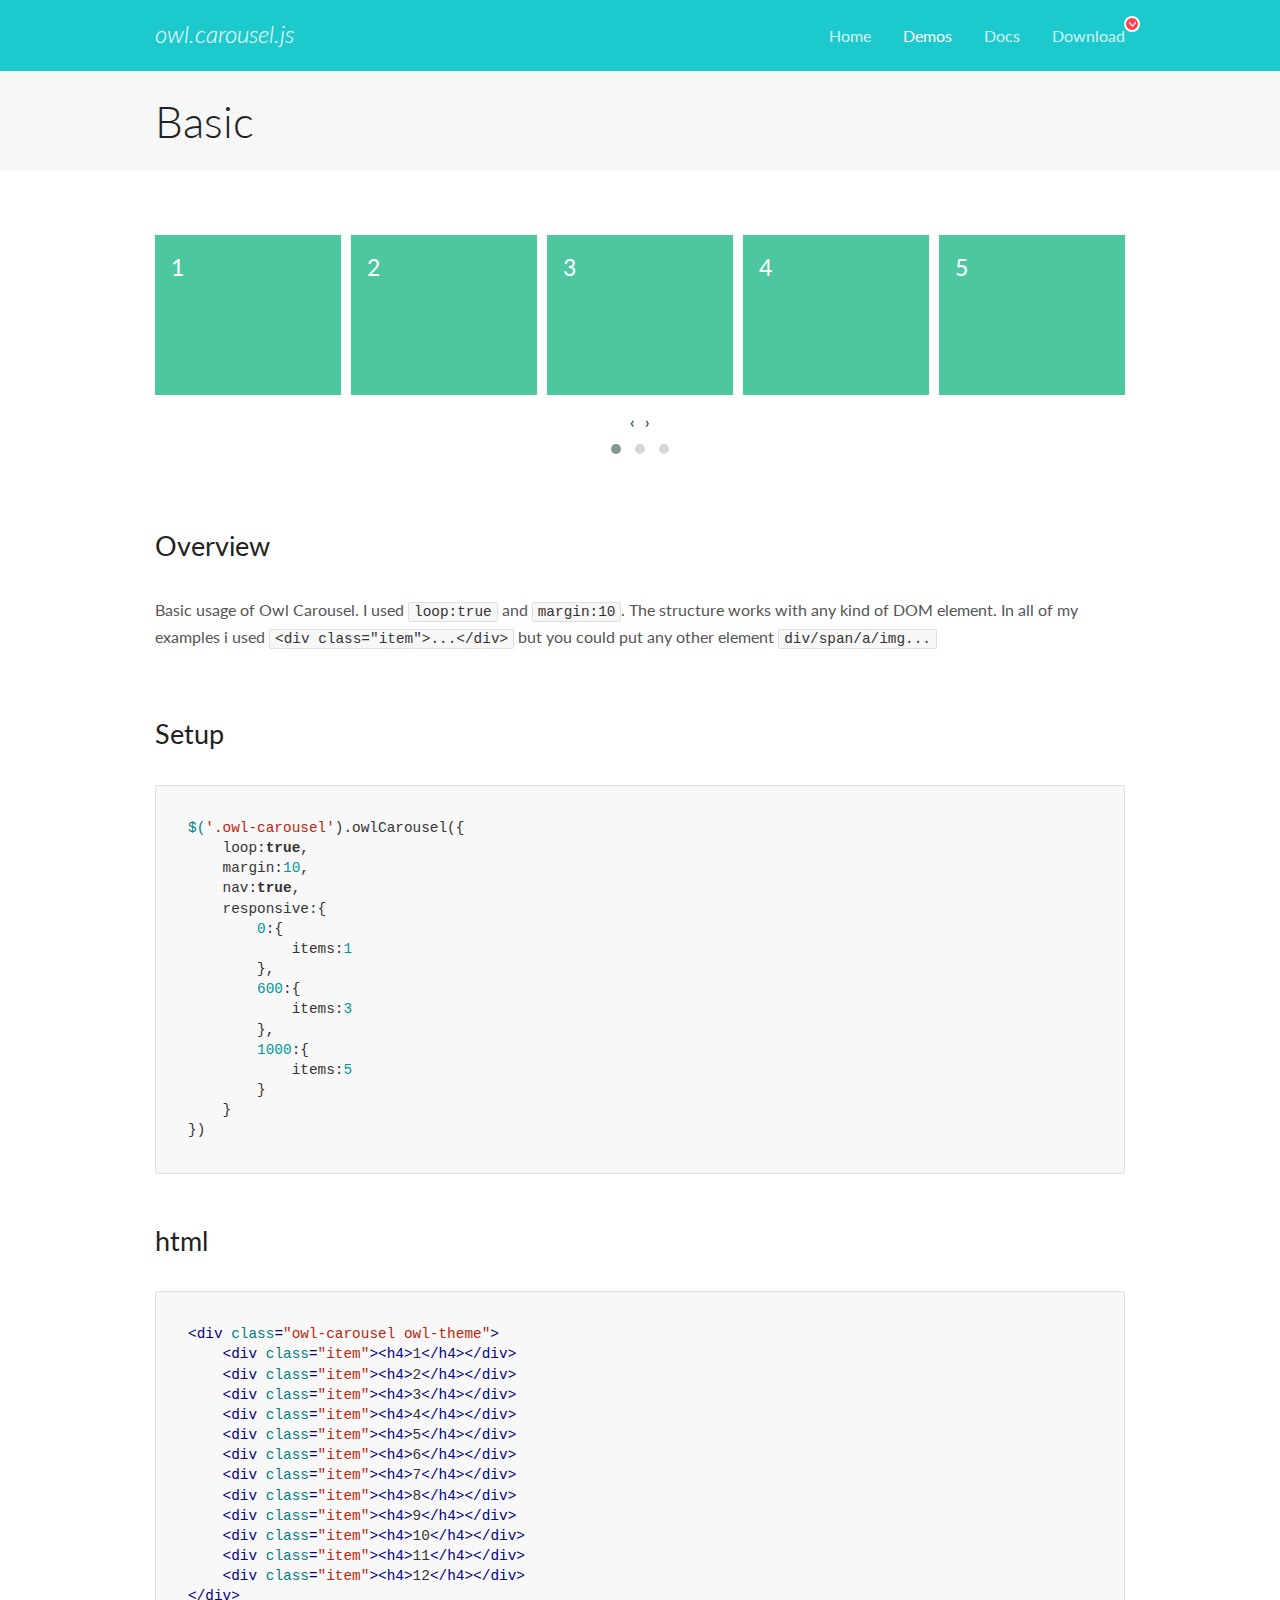
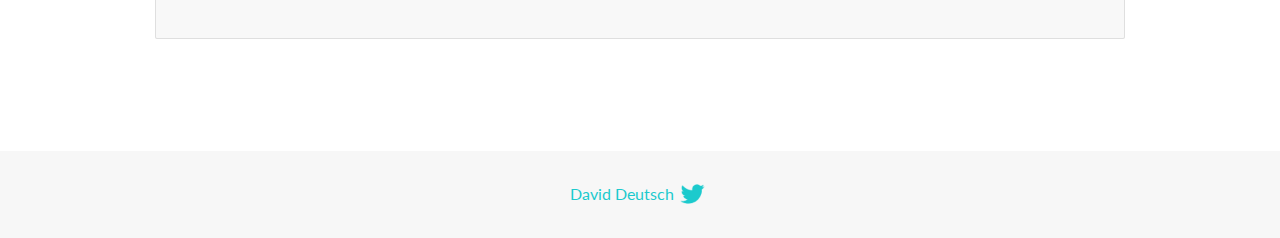
<file: carousel/lib/owlCarousel/docs/demos/basic.html>
<!DOCTYPE html>
<html lang="en">
  <head>

    <!-- head -->
    <meta charset="utf-8">
    <meta name="msapplication-tap-highlight" content="no" />
    <meta name="viewport" content="width=device-width, initial-scale=1.0" />
    <meta name="description" content="Basic usage demo">
    <meta name="author" content="David Deutsch">
    <title>
      Basic Demo | Owl Carousel | 2.3.4
    </title>

    <!-- Stylesheets -->
    <link href='https://fonts.googleapis.com/css?family=Lato:300,400,700,400italic,300italic' rel='stylesheet' type='text/css'>
    <link rel="stylesheet" href="../assets/css/docs.theme.min.css">

    <!-- Owl Stylesheets -->
    <link rel="stylesheet" href="../assets/owlcarousel/assets/owl.carousel.min.css">
    <link rel="stylesheet" href="../assets/owlcarousel/assets/owl.theme.default.min.css">

    <!-- HTML5 shim and Respond.js IE8 support of HTML5 elements and media queries -->

    <!--[if lt IE 9]>
      <script src="https://oss.maxcdn.com/libs/html5shiv/3.7.0/html5shiv.js"></script>
      <script src="https://oss.maxcdn.com/libs/respond.js/1.3.0/respond.min.js"></script>
    <![endif]-->

    <!-- Favicons -->
    <link rel="apple-touch-icon-precomposed" sizes="144x144" href="../assets/ico/apple-touch-icon-144-precomposed.png">
    <link rel="shortcut icon" href="../assets/ico/favicon.png">
    <link rel="shortcut icon" href="favicon.ico">

    <!-- Yeah i know js should not be in header. Its required for demos.-->

    <!-- javascript -->
    <script src="../assets/vendors/jquery.min.js"></script>
    <script src="../assets/owlcarousel/owl.carousel.js"></script>
  </head>
  <body>

    <!-- header -->
    <header class="header">
      <div class="row">
        <div class="large-12 columns">
          <div class="brand left">
            <h3>
              <a href="/OwlCarousel2/">owl.carousel.js</a> 
            </h3>
          </div>
          <a id="toggle-nav" class="right">
            <span></span> <span></span> <span></span> 
          </a> 
          <div class="nav-bar">
            <ul class="clearfix">
              <li> <a href="/OwlCarousel2/index.html">Home</a>  </li>
              <li class="active">
                <a href="/OwlCarousel2/demos/demos.html">Demos</a> 
              </li>
              <li> <a href="/OwlCarousel2/docs/started-welcome.html">Docs</a>  </li>
              <li>
                <a href="https://github.com/OwlCarousel2/OwlCarousel2/archive/2.3.4.zip">Download</a> 
                <span class="download"></span> 
              </li>
            </ul>
          </div>
        </div>
      </div>
    </header>

    <!-- title -->
    <section class="title">
      <div class="row">
        <div class="large-12 columns">
          <h1>Basic</h1>
        </div>
      </div>
    </section>

    <!--  Demos -->
    <section id="demos">
      <div class="row">
        <div class="large-12 columns">
          <div class="owl-carousel owl-theme">
            <div class="item">
              <h4>1</h4>
            </div>
            <div class="item">
              <h4>2</h4>
            </div>
            <div class="item">
              <h4>3</h4>
            </div>
            <div class="item">
              <h4>4</h4>
            </div>
            <div class="item">
              <h4>5</h4>
            </div>
            <div class="item">
              <h4>6</h4>
            </div>
            <div class="item">
              <h4>7</h4>
            </div>
            <div class="item">
              <h4>8</h4>
            </div>
            <div class="item">
              <h4>9</h4>
            </div>
            <div class="item">
              <h4>10</h4>
            </div>
            <div class="item">
              <h4>11</h4>
            </div>
            <div class="item">
              <h4>12</h4>
            </div>
          </div>
          <h3 id="overview">Overview</h3>
          <p>Basic usage of Owl Carousel. I used <code>loop:true</code> and <code>margin:10</code>. The structure works with any kind of DOM element. In all of my examples i used <code>&lt;div class=&quot;item&quot;&gt;...&lt;/div&gt;</code> but you could
            put any other element <code>div/span/a/img...</code></p>
          <h3 id="setup">Setup</h3>
          <pre><code>$(&#39;.owl-carousel&#39;).owlCarousel({
    loop:true,
    margin:10,
    nav:true,
    responsive:{
        0:{
            items:1
        },
        600:{
            items:3
        },
        1000:{
            items:5
        }
    }
})</code></pre>
          <h3 id="html">html</h3>
          <pre><code>&lt;div class=&quot;owl-carousel owl-theme&quot;&gt;
    &lt;div class=&quot;item&quot;&gt;&lt;h4&gt;1&lt;/h4&gt;&lt;/div&gt;
    &lt;div class=&quot;item&quot;&gt;&lt;h4&gt;2&lt;/h4&gt;&lt;/div&gt;
    &lt;div class=&quot;item&quot;&gt;&lt;h4&gt;3&lt;/h4&gt;&lt;/div&gt;
    &lt;div class=&quot;item&quot;&gt;&lt;h4&gt;4&lt;/h4&gt;&lt;/div&gt;
    &lt;div class=&quot;item&quot;&gt;&lt;h4&gt;5&lt;/h4&gt;&lt;/div&gt;
    &lt;div class=&quot;item&quot;&gt;&lt;h4&gt;6&lt;/h4&gt;&lt;/div&gt;
    &lt;div class=&quot;item&quot;&gt;&lt;h4&gt;7&lt;/h4&gt;&lt;/div&gt;
    &lt;div class=&quot;item&quot;&gt;&lt;h4&gt;8&lt;/h4&gt;&lt;/div&gt;
    &lt;div class=&quot;item&quot;&gt;&lt;h4&gt;9&lt;/h4&gt;&lt;/div&gt;
    &lt;div class=&quot;item&quot;&gt;&lt;h4&gt;10&lt;/h4&gt;&lt;/div&gt;
    &lt;div class=&quot;item&quot;&gt;&lt;h4&gt;11&lt;/h4&gt;&lt;/div&gt;
    &lt;div class=&quot;item&quot;&gt;&lt;h4&gt;12&lt;/h4&gt;&lt;/div&gt;
&lt;/div&gt;</code></pre>
          <script>
            $(document).ready(function() {
              var owl = $('.owl-carousel');
              owl.owlCarousel({
                margin: 10,
                nav: true,
                loop: true,
                responsive: {
                  0: {
                    items: 1
                  },
                  600: {
                    items: 3
                  },
                  1000: {
                    items: 5
                  }
                }
              })
            })
          </script>
        </div>
      </div>
    </section>

    <!-- footer -->
    <footer class="footer">
      <div class="row">
        <div class="large-12 columns">
          <h5>
            <a href="/OwlCarousel2/docs/support-contact.html">David Deutsch</a> 
            <a id="custom-tweet-button" href="https://twitter.com/share?url=https://github.com/OwlCarousel2/OwlCarousel2&text=Owl Carousel - This is so awesome! " target="_blank"></a> 
          </h5>
        </div>
      </div>
    </footer>

    <!-- vendors -->
    <script src="../assets/vendors/highlight.js"></script>
    <script src="../assets/js/app.js"></script>
  </body>
</html>
</file>
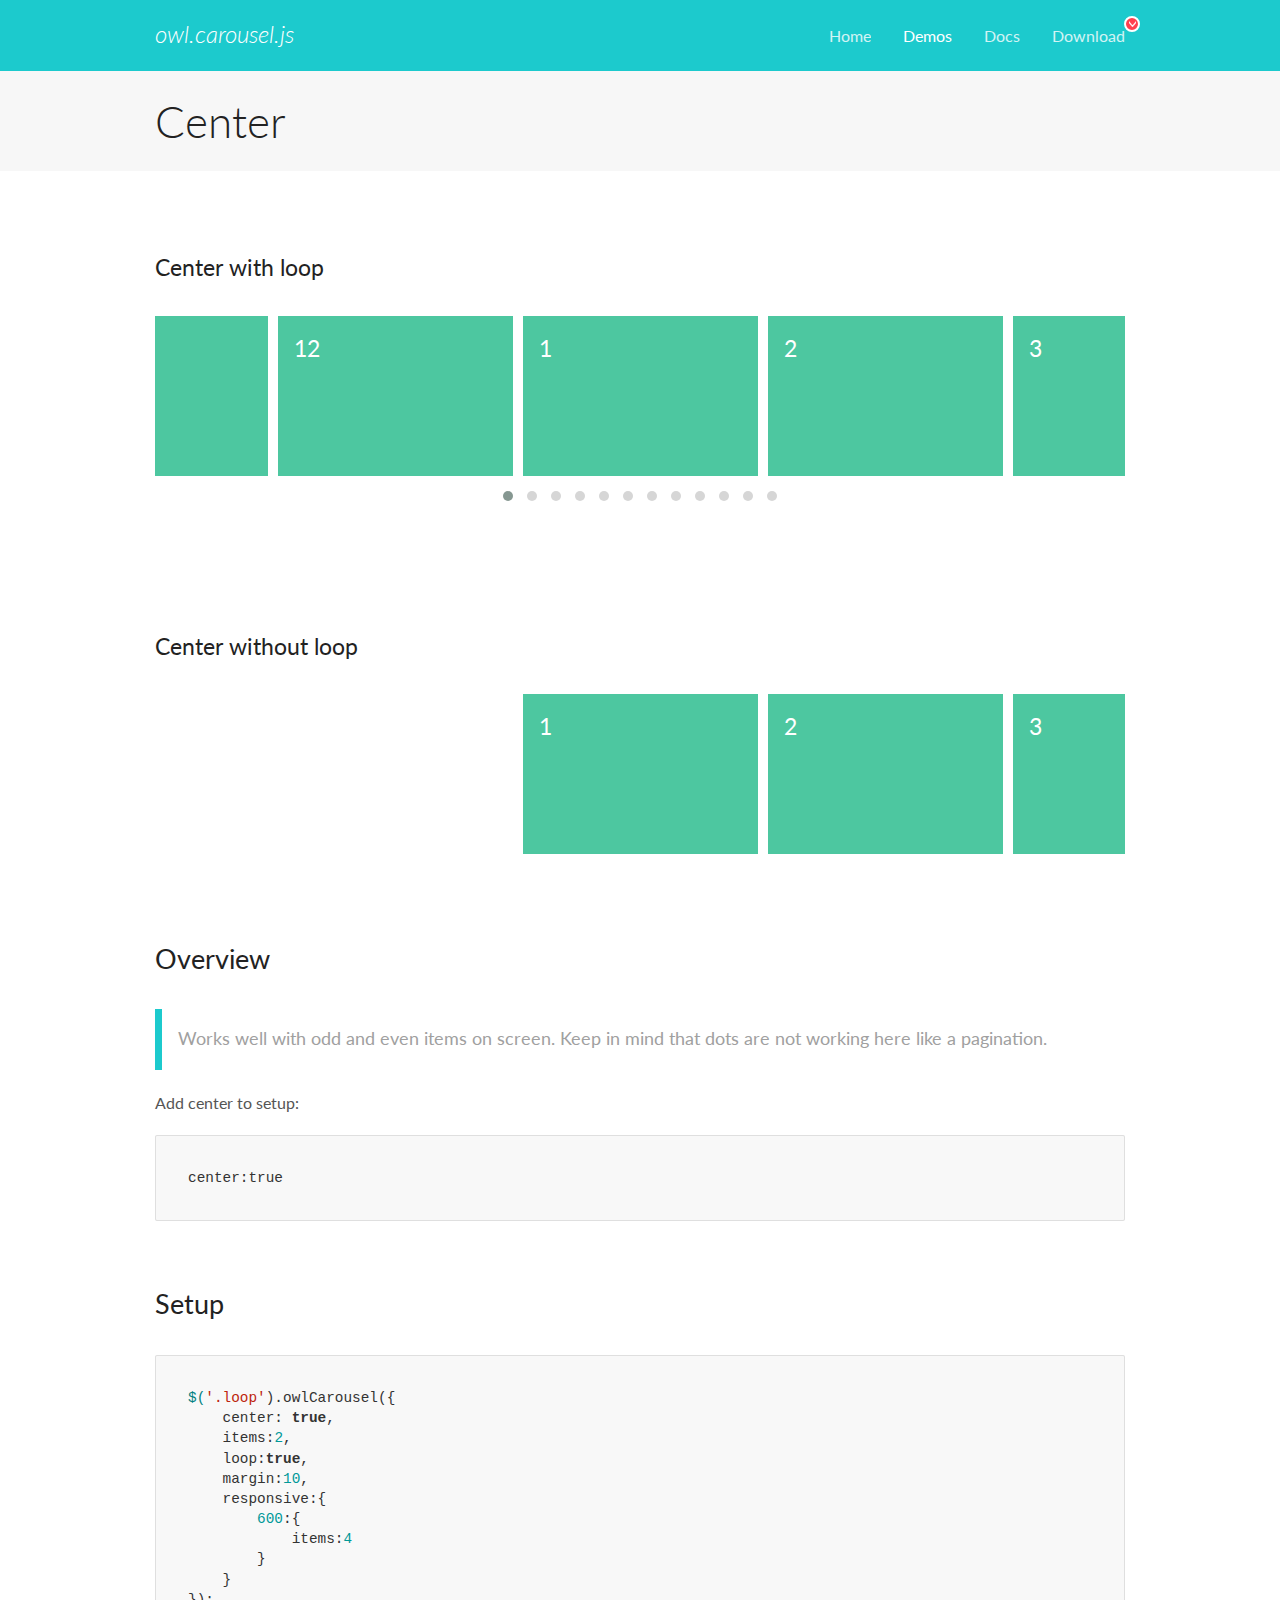
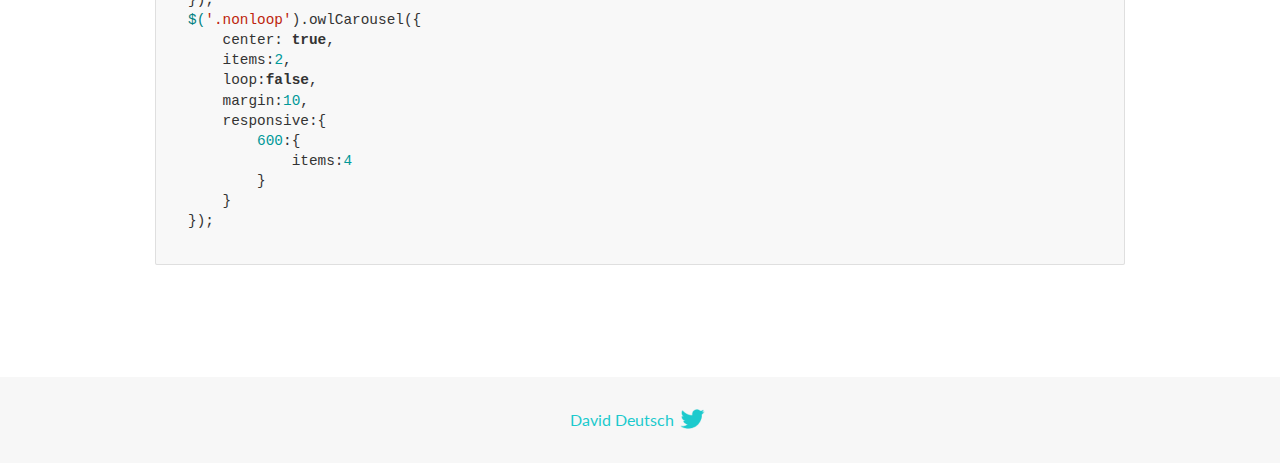
<file: carousel/lib/owlCarousel/docs/demos/center.html>
<!DOCTYPE html>
<html lang="en">
  <head>

    <!-- head -->
    <meta charset="utf-8">
    <meta name="msapplication-tap-highlight" content="no" />
    <meta name="viewport" content="width=device-width, initial-scale=1.0" />
    <meta name="description" content="Center carousel">
    <meta name="author" content="David Deutsch">
    <title>
      Center Demo | Owl Carousel | 2.3.4
    </title>

    <!-- Stylesheets -->
    <link href='https://fonts.googleapis.com/css?family=Lato:300,400,700,400italic,300italic' rel='stylesheet' type='text/css'>
    <link rel="stylesheet" href="../assets/css/docs.theme.min.css">

    <!-- Owl Stylesheets -->
    <link rel="stylesheet" href="../assets/owlcarousel/assets/owl.carousel.min.css">
    <link rel="stylesheet" href="../assets/owlcarousel/assets/owl.theme.default.min.css">

    <!-- HTML5 shim and Respond.js IE8 support of HTML5 elements and media queries -->

    <!--[if lt IE 9]>
      <script src="https://oss.maxcdn.com/libs/html5shiv/3.7.0/html5shiv.js"></script>
      <script src="https://oss.maxcdn.com/libs/respond.js/1.3.0/respond.min.js"></script>
    <![endif]-->

    <!-- Favicons -->
    <link rel="apple-touch-icon-precomposed" sizes="144x144" href="../assets/ico/apple-touch-icon-144-precomposed.png">
    <link rel="shortcut icon" href="../assets/ico/favicon.png">
    <link rel="shortcut icon" href="favicon.ico">

    <!-- Yeah i know js should not be in header. Its required for demos.-->

    <!-- javascript -->
    <script src="../assets/vendors/jquery.min.js"></script>
    <script src="../assets/owlcarousel/owl.carousel.js"></script>
  </head>
  <body>

    <!-- header -->
    <header class="header">
      <div class="row">
        <div class="large-12 columns">
          <div class="brand left">
            <h3>
              <a href="/OwlCarousel2/">owl.carousel.js</a> 
            </h3>
          </div>
          <a id="toggle-nav" class="right">
            <span></span> <span></span> <span></span> 
          </a> 
          <div class="nav-bar">
            <ul class="clearfix">
              <li> <a href="/OwlCarousel2/index.html">Home</a>  </li>
              <li class="active">
                <a href="/OwlCarousel2/demos/demos.html">Demos</a> 
              </li>
              <li> <a href="/OwlCarousel2/docs/started-welcome.html">Docs</a>  </li>
              <li>
                <a href="https://github.com/OwlCarousel2/OwlCarousel2/archive/2.3.4.zip">Download</a> 
                <span class="download"></span> 
              </li>
            </ul>
          </div>
        </div>
      </div>
    </header>

    <!-- title -->
    <section class="title">
      <div class="row">
        <div class="large-12 columns">
          <h1>Center</h1>
        </div>
      </div>
    </section>

    <!--  Demos -->
    <section id="demos">
      <div class="row">
        <div class="large-12 columns">
          <h4 id="center-with-loop">Center with loop</h4>
          <div class="loop owl-carousel owl-theme">
            <div class="item">
              <h4>1</h4>
            </div>
            <div class="item">
              <h4>2</h4>
            </div>
            <div class="item">
              <h4>3</h4>
            </div>
            <div class="item">
              <h4>4</h4>
            </div>
            <div class="item">
              <h4>5</h4>
            </div>
            <div class="item">
              <h4>6</h4>
            </div>
            <div class="item">
              <h4>7</h4>
            </div>
            <div class="item">
              <h4>8</h4>
            </div>
            <div class="item">
              <h4>9</h4>
            </div>
            <div class="item">
              <h4>10</h4>
            </div>
            <div class="item">
              <h4>11</h4>
            </div>
            <div class="item">
              <h4>12</h4>
            </div>
          </div>
          <br>
          <h4 id="center-without-loop">Center without loop</h4>
          <div class="nonloop owl-carousel">
            <div class="item">
              <h4>1</h4>
            </div>
            <div class="item">
              <h4>2</h4>
            </div>
            <div class="item">
              <h4>3</h4>
            </div>
            <div class="item">
              <h4>4</h4>
            </div>
            <div class="item">
              <h4>5</h4>
            </div>
            <div class="item">
              <h4>6</h4>
            </div>
            <div class="item">
              <h4>7</h4>
            </div>
            <div class="item">
              <h4>8</h4>
            </div>
            <div class="item">
              <h4>9</h4>
            </div>
            <div class="item">
              <h4>10</h4>
            </div>
            <div class="item">
              <h4>11</h4>
            </div>
            <div class="item">
              <h4>12</h4>
            </div>
          </div>
          <h3 id="overview">Overview</h3>
          <blockquote>
            <p>Works well with odd and even items on screen. Keep in mind that dots are not working here like a pagination.</p>
          </blockquote>
          <p>Add center to setup:</p>
          <pre><code>center:true</code></pre>
          <h3 id="setup">Setup</h3>
          <pre><code>$(&#39;.loop&#39;).owlCarousel({
    center: true,
    items:2,
    loop:true,
    margin:10,
    responsive:{
        600:{
            items:4
        }
    }
});
$(&#39;.nonloop&#39;).owlCarousel({
    center: true,
    items:2,
    loop:false,
    margin:10,
    responsive:{
        600:{
            items:4
        }
    }
});</code></pre>
          <script>
            jQuery(document).ready(function($) {
              $('.loop').owlCarousel({
                center: true,
                items: 2,
                loop: true,
                margin: 10,
                responsive: {
                  600: {
                    items: 4
                  }
                }
              });
              $('.nonloop').owlCarousel({
                center: true,
                items: 2,
                loop: false,
                margin: 10,
                responsive: {
                  600: {
                    items: 4
                  }
                }
              });
            });
          </script>
        </div>
      </div>
    </section>

    <!-- footer -->
    <footer class="footer">
      <div class="row">
        <div class="large-12 columns">
          <h5>
            <a href="/OwlCarousel2/docs/support-contact.html">David Deutsch</a> 
            <a id="custom-tweet-button" href="https://twitter.com/share?url=https://github.com/OwlCarousel2/OwlCarousel2&text=Owl Carousel - This is so awesome! " target="_blank"></a> 
          </h5>
        </div>
      </div>
    </footer>

    <!-- vendors -->
    <script src="../assets/vendors/highlight.js"></script>
    <script src="../assets/js/app.js"></script>
  </body>
</html>
</file>
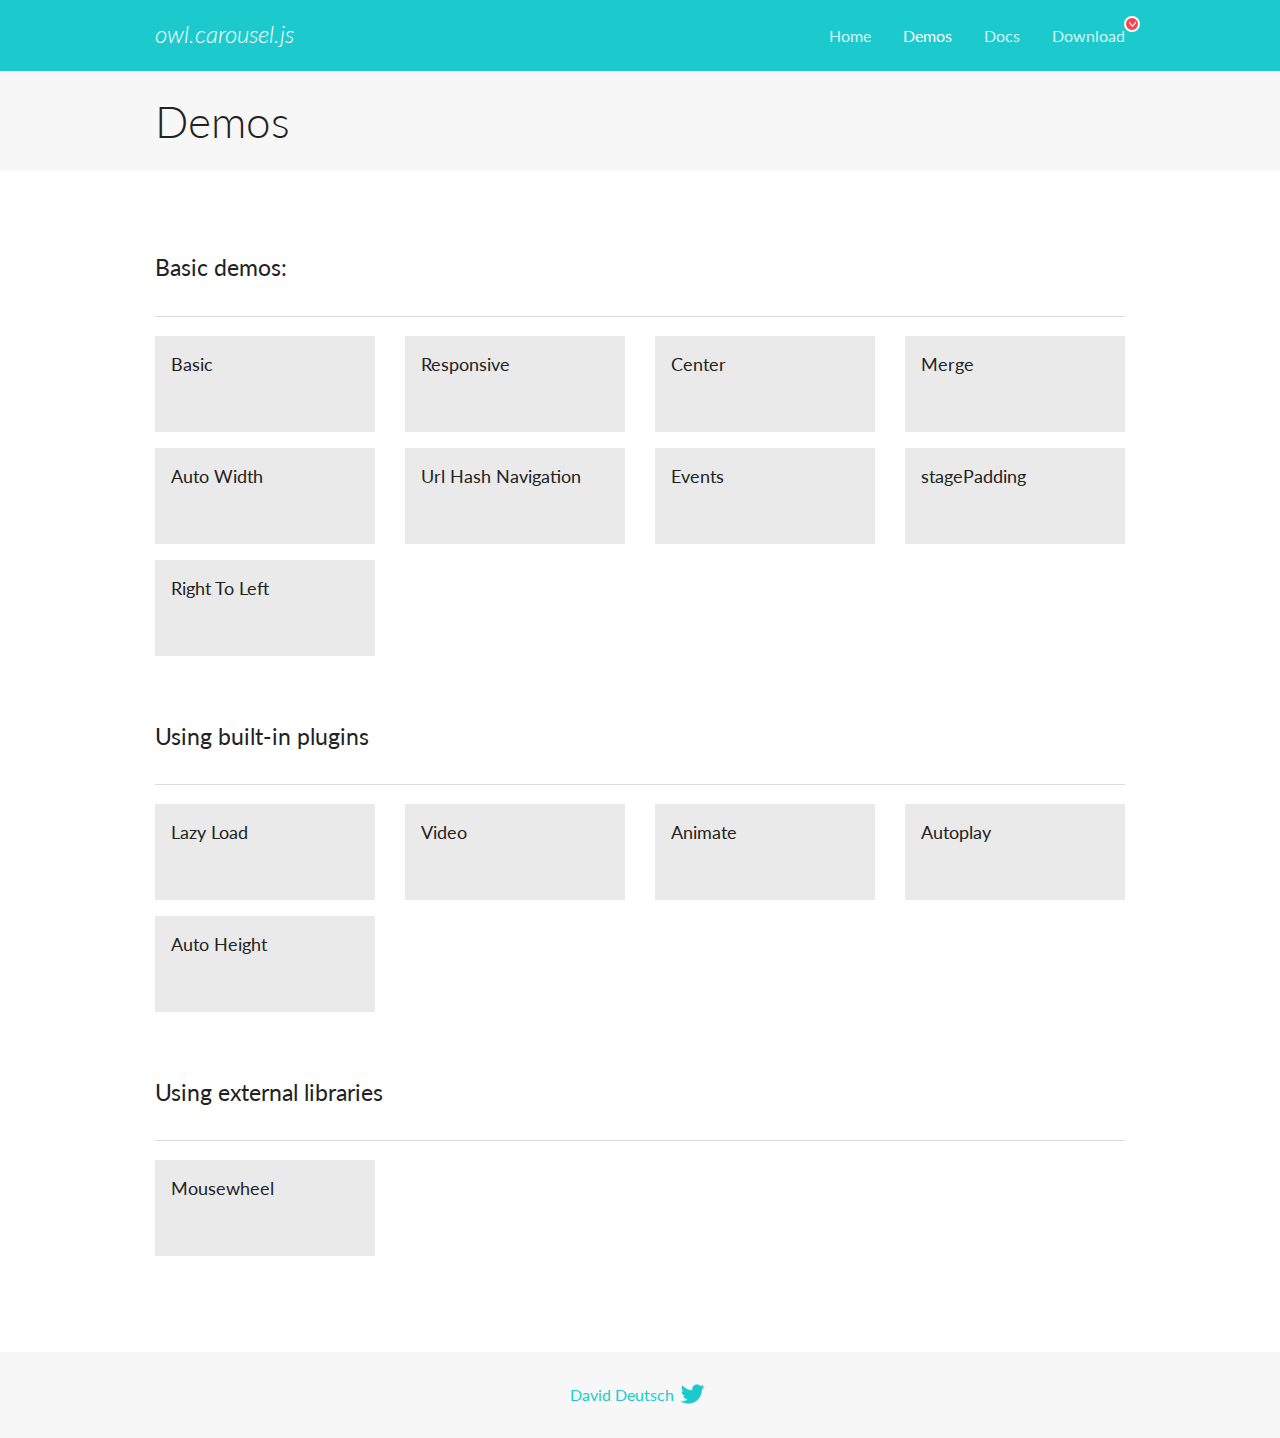
<file: carousel/lib/owlCarousel/docs/demos/demos.html>
<!DOCTYPE html>
<html lang="en">
  <head>

    <!-- head -->
    <meta charset="utf-8">
    <meta name="msapplication-tap-highlight" content="no" />
    <meta name="viewport" content="width=device-width, initial-scale=1.0" />
    <meta name="description" content="A list of Owl Carousel examples.">
    <meta name="author" content="David Deutsch">
    <title>
      Demos | Owl Carousel | 2.3.4
    </title>

    <!-- Stylesheets -->
    <link href='https://fonts.googleapis.com/css?family=Lato:300,400,700,400italic,300italic' rel='stylesheet' type='text/css'>
    <link rel="stylesheet" href="../assets/css/docs.theme.min.css">

    <!-- Owl Stylesheets -->
    <link rel="stylesheet" href="../assets/owlcarousel/assets/owl.carousel.min.css">
    <link rel="stylesheet" href="../assets/owlcarousel/assets/owl.theme.default.min.css">

    <!-- HTML5 shim and Respond.js IE8 support of HTML5 elements and media queries -->

    <!--[if lt IE 9]>
      <script src="https://oss.maxcdn.com/libs/html5shiv/3.7.0/html5shiv.js"></script>
      <script src="https://oss.maxcdn.com/libs/respond.js/1.3.0/respond.min.js"></script>
    <![endif]-->

    <!-- Favicons -->
    <link rel="apple-touch-icon-precomposed" sizes="144x144" href="../assets/ico/apple-touch-icon-144-precomposed.png">
    <link rel="shortcut icon" href="../assets/ico/favicon.png">
    <link rel="shortcut icon" href="favicon.ico">

    <!-- Yeah i know js should not be in header. Its required for demos.-->

    <!-- javascript -->
    <script src="../assets/vendors/jquery.min.js"></script>
    <script src="../assets/owlcarousel/owl.carousel.js"></script>
  </head>
  <body>

    <!-- header -->
    <header class="header">
      <div class="row">
        <div class="large-12 columns">
          <div class="brand left">
            <h3>
              <a href="/OwlCarousel2/">owl.carousel.js</a> 
            </h3>
          </div>
          <a id="toggle-nav" class="right">
            <span></span> <span></span> <span></span> 
          </a> 
          <div class="nav-bar">
            <ul class="clearfix">
              <li> <a href="/OwlCarousel2/index.html">Home</a>  </li>
              <li class="active">
                <a href="/OwlCarousel2/demos/demos.html">Demos</a> 
              </li>
              <li> <a href="/OwlCarousel2/docs/started-welcome.html">Docs</a>  </li>
              <li>
                <a href="https://github.com/OwlCarousel2/OwlCarousel2/archive/2.3.4.zip">Download</a> 
                <span class="download"></span> 
              </li>
            </ul>
          </div>
        </div>
      </div>
    </header>

    <!-- title -->
    <section class="title">
      <div class="row">
        <div class="large-12 columns">
          <h1>Demos</h1>
        </div>
      </div>
    </section>

    <!--  Demos -->
    <section id="demos">
      <div class="row">
        <div class="large-12 columns">
          <h4 id="basic-demos-">Basic demos:</h4>
          <hr>
          <div class="demo-list">
            <div class="row">
              <div class="small-6 medium-4 large-3 columns">
                <a href="basic.html" class="demo-block">
                  <h5>Basic </h5>
                </a> 
              </div>
              <div class="small-6 medium-4 large-3 columns">
                <a href="responsive.html" class="demo-block">
                  <h5>Responsive </h5>
                </a> 
              </div>
              <div class="small-6 medium-4 large-3 columns">
                <a href="center.html" class="demo-block">
                  <h5>Center </h5>
                </a> 
              </div>
              <div class="small-6 medium-4 large-3 columns">
                <a href="merge.html" class="demo-block">
                  <h5>Merge </h5>
                </a> 
              </div>
              <div class="small-6 medium-4 large-3 columns">
                <a href="autowidth.html" class="demo-block">
                  <h5>Auto Width </h5>
                </a> 
              </div>
              <div class="small-6 medium-4 large-3 columns">
                <a href="urlhashnav.html" class="demo-block">
                  <h5>Url Hash Navigation </h5>
                </a> 
              </div>
              <div class="small-6 medium-4 large-3 columns">
                <a href="events.html" class="demo-block">
                  <h5>Events </h5>
                </a> 
              </div>
              <div class="small-6 medium-4 large-3 columns">
                <a href="stagepadding.html" class="demo-block">
                  <h5>stagePadding </h5>
                </a> 
              </div>
              <div class="small-6 medium-4 large-3 columns">
                <a href="rtl.html" class="demo-block">
                  <h5>Right To Left </h5>
                </a> 
              </div>
            </div>
          </div>
          <h4 id="using-built-in-plugins">Using built-in plugins</h4>
          <hr>
          <div class="demo-list">
            <div class="row">
              <div class="small-6 medium-4 large-3 columns">
                <a href="lazyLoad.html" class="demo-block">
                  <h5>Lazy Load </h5>
                </a> 
              </div>
              <div class="small-6 medium-4 large-3 columns">
                <a href="video.html" class="demo-block">
                  <h5>Video </h5>
                </a> 
              </div>
              <div class="small-6 medium-4 large-3 columns">
                <a href="animate.html" class="demo-block">
                  <h5>Animate </h5>
                </a> 
              </div>
              <div class="small-6 medium-4 large-3 columns">
                <a href="autoplay.html" class="demo-block">
                  <h5>Autoplay </h5>
                </a> 
              </div>
              <div class="small-6 medium-4 large-3 columns">
                <a href="autoheight.html" class="demo-block">
                  <h5>Auto Height </h5>
                </a> 
              </div>
            </div>
          </div>
          <h4 id="using-external-libraries">Using external libraries</h4>
          <hr>
          <div class="demo-list">
            <div class="row">
              <div class="small-6 medium-4 large-3 columns">
                <a href="mousewheel.html" class="demo-block">
                  <h5>Mousewheel </h5>
                </a> 
              </div>
            </div>
          </div>
        </div>
      </div>
    </section>

    <!-- footer -->
    <footer class="footer">
      <div class="row">
        <div class="large-12 columns">
          <h5>
            <a href="/OwlCarousel2/docs/support-contact.html">David Deutsch</a> 
            <a id="custom-tweet-button" href="https://twitter.com/share?url=https://github.com/OwlCarousel2/OwlCarousel2&text=Owl Carousel - This is so awesome! " target="_blank"></a> 
          </h5>
        </div>
      </div>
    </footer>

    <!-- vendors -->
    <script src="../assets/vendors/highlight.js"></script>
    <script src="../assets/js/app.js"></script>
  </body>
</html>
</file>
<file: html e css/stylenft.css>
body,
ul {
  margin: 0px;
  padding: 0px;
}

body {
  height: 1150px;
}

a {
  color: #fff;
  text-decoration: none;
  font-family: system-ui, -apple-system, Helvetica, Arial, sans-serif;
  transition: 0.3s;
}

a:hover {
  background: rgba(0, 0, 0, 0.05);
  opacity: 0.7;
}

#logo {
  font-size: 30px;
  margin-left: 80px;
  text-transform: uppercase;
  letter-spacing: 4px;
}

#header {
  box-sizing: border-box;
  height: 70px;
  padding: 1rem;
  display: flex;
  align-items: center;
  justify-content: space-around;
  background: #23232e;
}

#menu {
  display: flex;
  list-style: none;
  gap: 0.5rem;
  color: #fff;
}

#menu a {
  display: block;
  padding: 0.5rem;
  letter-spacing: 3px;
  margin-left: 10px;
  color: #fff;
}

#btn-mobile {
  display: none;
  color: #ffffff;
}

/* TERMINA AQUI O MENU */

.owl-carousel img {
  margin-top: 20px;
}

#botao_anterior,
#botao_proximo {
  position: absolute;
  top: 200px;
}

#botao_anterior {
  left: 220px;
}

#botao_proximo {
  right: 220px;
}

.bg {
  display: flex;
  flex-wrap: wrap;
  margin-top: 20px;
  flex-direction: column;
  align-items: center;
  text-decoration: none;
  background-color: #fff;
  padding: 0.5rem 0.5rem;
  border-radius: 20px;
  max-width: 100%;
}

/*MEDIA QUERIES*/
@media (max-width: 1100px) {
  #menu {
    display: block;
    position: absolute;
    width: 100%;
    top: 70px;
    right: 0px;
    background: #23232e;
    transition: 0.6s;
    z-index: 1000;
    height: 0px;
    visibility: hidden;
    overflow-y: hidden;
  }
  #nav.active #menu {
    height: calc(100vh - 70px);
    visibility: visible;
    overflow-y: auto;
  }
  #menu a {
    padding: 1rem 0;
    margin: 0 1rem;
    border-bottom: 2px solid rgba(255, 255, 255, 0.835);
  }

  #btn-mobile {
    display: flex;
    padding: 0.5rem 1rem;
    font-size: 1rem;
    border: none;
    background: none;
    cursor: pointer;
    gap: 0.5rem;
  }
  #hamburger {
    border-top: 2px solid;
    width: 20px;
  }
  #hamburger::after,
  #hamburger::before {
    content: "";
    display: block;
    width: 20px;
    height: 2px;
    background: currentColor;
    margin-top: 5px;
    transition: 0.3s;
    position: relative;
  }
  #nav.active #hamburger {
    border-top-color: transparent;
  }
  #nav.active #hamburger::before {
    transform: rotate(135deg);
  }
  #nav.active #hamburger::after {
    transform: rotate(-135deg);
    top: -7px;
  }
}

/* footer */

.rodape {
  background-color: #23232e;
  color: #fff;
  text-align: center;
  padding: 10px;
  margin-top: 20px;
}

.footer {
  margin-top: 20px;
}

.logotipo {
  color: #fff;
  font-size: large;
}
</file>
